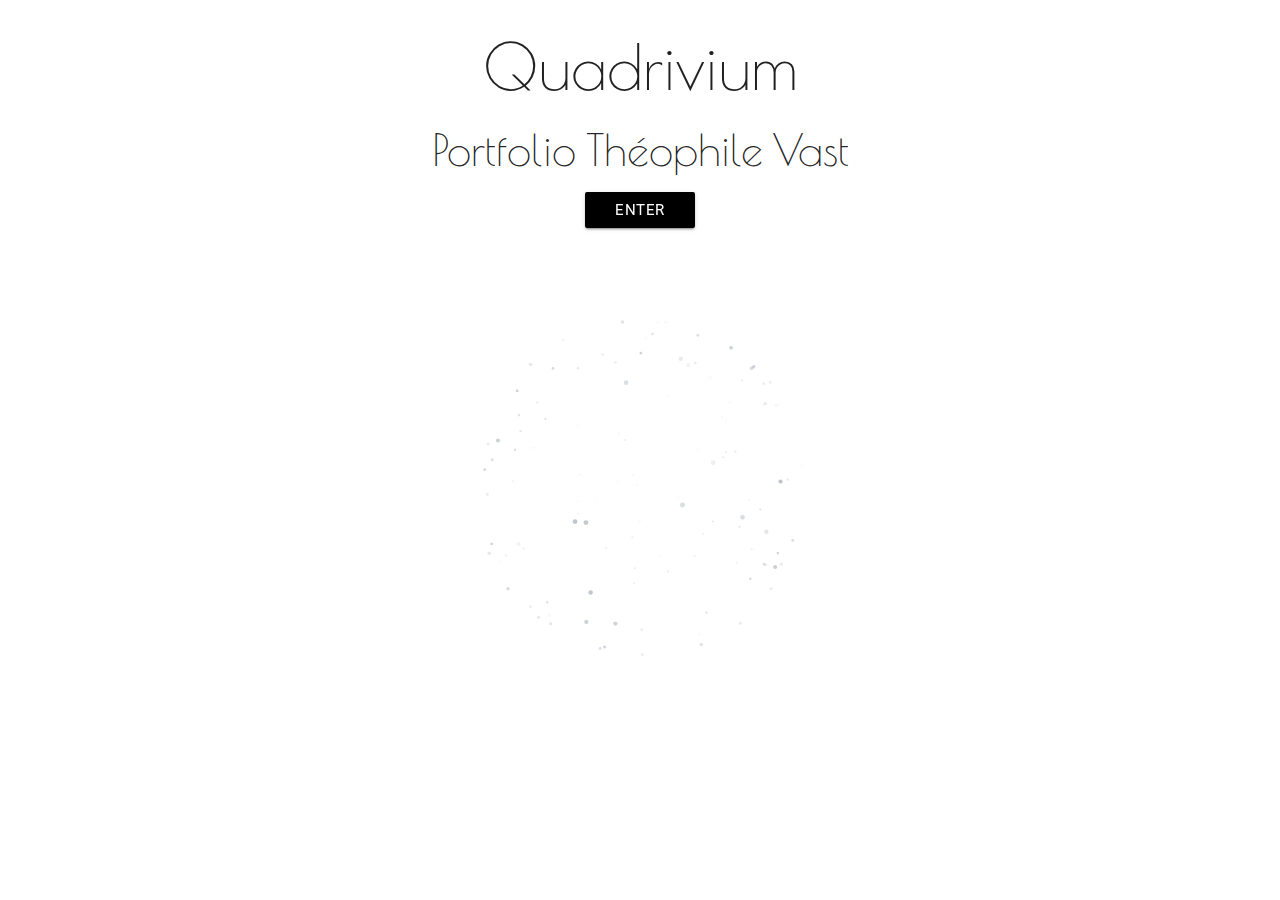
<file: index.html>
<!doctype html>
<html class="no-js" lang="fr">
<head>
  <meta charset="UTF-8">
  <!--[if IE]><meta http-equiv="X-UA-Compatible" content="IE=edge"><![endif]-->
  <meta name="viewport" content="width=device-width, initial-scale=1.0, shrink-to-fit=no">
  <title>Portfolio Théophile Vast</title>
  <link rel="stylesheet" href="styles.css" media="all">
  <link rel="stylesheet" href="materialize/css/materialize.css" media="all">
  
  <link href="https://fonts.googleapis.com/css?family=Megrim|Nixie+One|Poiret+One|VT323" rel="stylesheet">
  <script
  src="https://code.jquery.com/jquery-3.2.1.min.js"
  integrity="sha256-hwg4gsxgFZhOsEEamdOYGBf13FyQuiTwlAQgxVSNgt4="
  crossorigin="anonymous"></script>

  <script src="./HTML5 - 3D Particles in a 2D Canvas_files/modernizr-2.0.6.js"></script>
</head>
<body>
  <div class="container center">
    <h1>Quadrivium</h1>
    <h3>Portfolio Théophile Vast</h3>
        <div class="center">
          <a href="PortfolioTheophileVast/index.html" class="black waves-effect waves-light btn">enter</a>
        </div>
          
          <canvas id="canvasOne" width="900" height="520">
            Your browser does not support HTML5 canvas.
          </canvas>
    </div>
<script type="text/javascript" src="sphere.js"></script>
<!-- <script type="text/javascript">
  document.addEventListener("click", function(){
    document.getElementById("demo").innerHTML = "June 2017";
  });
</script> -->
<!-- kaleidoscope -->
<script type="text/javascript">
  $(document).ready(function() {
    $(".kal_cont").each(function(i){ 
      $(this).mousemove(function(e) {
        $(this).find(".ksc").each(function(i){ 
          $(this).css({backgroundPosition: e.pageX+"px "+e.pageY+"px"});
        });
      });
    });
  });
</script>
</body>
</html>
</file>
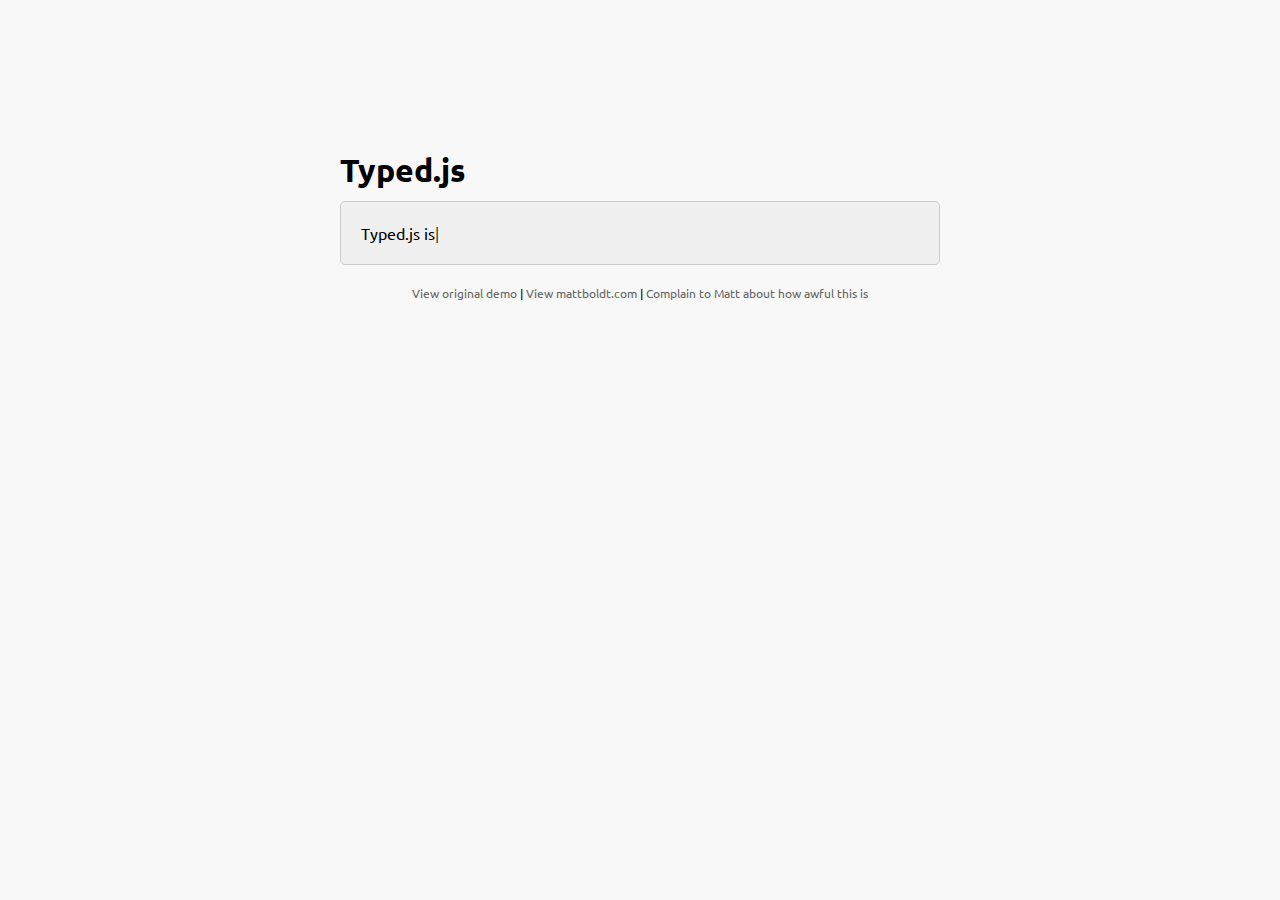
<file: PortfolioTheophileVast/js/index.html>
<!doctype html>
<html lang="en">
<head>
    <meta charset="UTF-8">
    <title>Typed.js - Type your heart out</title>
    <!-- Get jQuery -->
    <script src="http://ajax.googleapis.com/ajax/libs/jquery/1.9.1/jquery.min.js"></script>
    <script src="js/typed.js" type="text/javascript"></script>
    <script>
    $(function(){

        $("#typed").typed({
            // strings: ["Typed.js is a <strong>jQuery</strong> plugin.", "It <em>types</em> out sentences.", "And then deletes them.", "Try it out!"],
            stringsElement: $('#typed-strings'),
            typeSpeed: 30,
            backDelay: 500,
            loop: false,
            contentType: 'html', // or text
            // defaults to false for infinite loop
            loopCount: false,
            callback: function(){ foo(); },
            resetCallback: function() { newTyped(); }
        });

        $(".reset").click(function(){
            $("#typed").typed('reset');
        });

    });

    function newTyped(){ /* A new typed object */ }

    function foo(){ console.log("Callback"); }

    </script>
    <link href="main.css" rel="stylesheet"/>
    <style>
        /* code for animated blinking cursor */
        .typed-cursor{
            opacity: 1;
            font-weight: 100;
            -webkit-animation: blink 0.7s infinite;
            -moz-animation: blink 0.7s infinite;
            -ms-animation: blink 0.7s infinite;
            -o-animation: blink 0.7s infinite;
            animation: blink 0.7s infinite;
        }
        @-keyframes blink{
            0% { opacity:1; }
            50% { opacity:0; }
            100% { opacity:1; }
        }
        @-webkit-keyframes blink{
            0% { opacity:1; }
            50% { opacity:0; }
            100% { opacity:1; }
        }
        @-moz-keyframes blink{
            0% { opacity:1; }
            50% { opacity:0; }
            100% { opacity:1; }
        }
        @-ms-keyframes blink{
            0% { opacity:1; }
            50% { opacity:0; }
            100% { opacity:1; }
        }
        @-o-keyframes blink{
            0% { opacity:1; }
            50% { opacity:0; }
            100% { opacity:1; }
        }
    </style>
</head>
<body>

    <div class="wrap">
        <h1 class="h1">Typed.js</h1>

        <div class="type-wrap">
            <div id="typed-strings">
                <span>Typed.js is a <strong>jQuery</strong> plugin.</span>
                <p>It <em>types</em> out sentences.</p>
                <p>And then deletes them.</p>
                <p>Try it out!</p>
            </div>
            <span id="typed" style="white-space:pre;"></span>
        </div>

        <div class="links">
            <a href="http://www.mattboldt.com/demos/typed-js">View original demo</a> | <a href="http://www.mattboldt.com">View mattboldt.com</a> | <a href="http://www.twitter.com/atmattb">Complain to Matt about how awful this is</a>
        </div>
    </div>

</body>
</html>
</file>
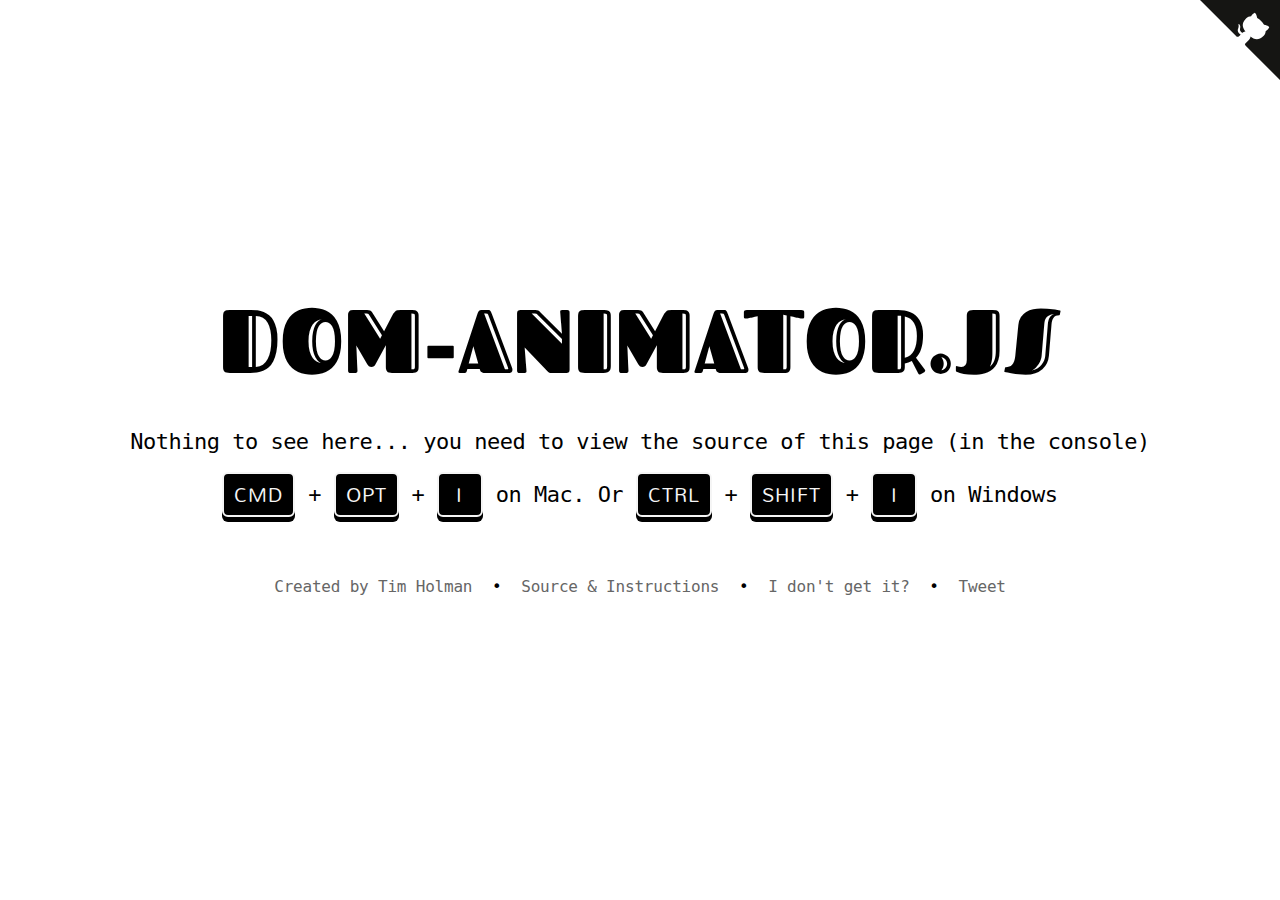
<file: PortfolioTheophileVast/dom-animator-master/demo/index.html>
<!doctype html>
<html>
    <head>
        <title> Dom-Animator.js </title>
        <meta name="description" content="A javascript library, for nifty dom-based ascii animations.">

        <!-- CSS -->
        <link href='http://fonts.googleapis.com/css?family=Fascinate+Inline|Mallanna' rel='stylesheet' type='text/css'>
        <link href='./css/styles.css' rel='stylesheet'>

        <!-- JS -->
        <script type="text/javascript" src='../dom-animator.js'></script>
    </head>
    <body>

        <div class="stuff">
            <h1> Dom-Animator.JS </h1>
            <h2> Nothing to see here... you need to view the source of this page (in the console) </h2>
            <h2>
                <kbd>Cmd</kbd> + <kbd>Opt</kbd> + <kbd>I</kbd> on Mac. Or <kbd>Ctrl</kbd> + <kbd>Shift</kbd> + <kbd>I</kbd> on Windows
            </h2>

            <div class="links">
                <a href="http://tholman.com">Created by Tim Holman</a> &bull;
                <a href="http://github.com/tholman/dom-animator" target="_blank">Source & Instructions</a> &bull;
                <a href="./video" target="_blank">I don't get it?</a> &bull;
                <a href="https://twitter.com/share" class="twitter-share-button" data-align="left" data-text='Dom-animator.js - animated ascii easter eggs in the console, for the curious - ' data-via="twholman">Tweet</a>
            </div>
        </div>

        <a href="http://github.com/tholman/dom-animator" class="github-corner"><svg width="80" height="80" viewBox="0 0 250 250" style="fill:#151513; color:#fff; position: absolute; top: 0; border: 0; right: 0;"><path d="M0,0 L115,115 L130,115 L142,142 L250,250 L250,0 Z"></path><path d="M128.3,109.0 C113.8,99.7 119.0,89.6 119.0,89.6 C122.0,82.7 120.5,78.6 120.5,78.6 C119.2,72.0 123.4,76.3 123.4,76.3 C127.3,80.9 125.5,87.3 125.5,87.3 C122.9,97.6 130.6,101.9 134.4,103.2" fill="currentColor" style="transform-origin: 130px 106px;" class="octo-arm"></path><path d="M115.0,115.0 C114.9,115.1 118.7,116.5 119.8,115.4 L133.7,101.6 C136.9,99.2 139.9,98.4 142.2,98.6 C133.8,88.0 127.5,74.4 143.8,58.0 C148.5,53.4 154.0,51.2 159.7,51.0 C160.3,49.4 163.2,43.6 171.4,40.1 C171.4,40.1 176.1,42.5 178.8,56.2 C183.1,58.6 187.2,61.8 190.9,65.4 C194.5,69.0 197.7,73.2 200.1,77.6 C213.8,80.2 216.3,84.9 216.3,84.9 C212.7,93.1 206.9,96.0 205.4,96.6 C205.1,102.4 203.0,107.8 198.3,112.5 C181.9,128.9 168.3,122.5 157.7,114.1 C157.9,116.9 156.7,120.9 152.7,124.9 L141.0,136.5 C139.8,137.7 141.6,141.9 141.8,141.8 Z" fill="currentColor" class="octo-body"></path></svg></a><style>.github-corner:hover .octo-arm{animation:octocat-wave 560ms ease-in-out}@keyframes octocat-wave{0%,100%{transform:rotate(0)}20%,60%{transform:rotate(-25deg)}40%,80%{transform:rotate(10deg)}}@media (max-width:500px){.github-corner:hover .octo-arm{animation:none}.github-corner .octo-arm{animation:octocat-wave 560ms ease-in-out}}</style>

        <script>
            var domAnimator = new DomAnimator();

            // Awesome monkeys from http://www.geocities.ws/SoHo/7373/zoo.html

            var frame1 = ['       .-"-.       ',
                          '     _/.-.-.\\_     ',
                          '    ( ( o o ) )    ',
                          '     |/  "  \\|     ',
                          "      \\'/^\\'/      ",
                          '      /`\\ /`\\      ',
                          '     /  /|\\  \\     ',
                          '    ( (/ T \\) )    ',
                          '     \\__/^\\__/     '];

            var frame2 = ['       .-"-.       ',
                          '     _/_-.-_\\_     ',
                          '    / __> <__ \\    ',
                          '   / //  "  \\\\ \\   ',
                          "  / / \\'---'/ \\ \\  ",
                          '  \\ \\_/`"""`\\_/ /  ',
                          '   \\           /   ',
                          '    \\         /    ',
                          '     |   .   |     ']

            var frame3 = ['       .-"-.       ',
                          '     _/_-.-_\\_     ',
                          '    /|( o o )|\\    ',
                          '   | //  "  \\\\ |   ',
                          "  / / \\'---'/ \\ \\  ",
                          '  \\ \\_/`"""`\\_/ /  ',
                          '   \\           /   ',
                          '    \\         /    ',
                          '     |   .   |     ']

            domAnimator.addFrame(frame1);
            domAnimator.addFrame(frame2);
            domAnimator.addFrame(frame3);
            domAnimator.animate(1000);
        </script>

        <script>!function(d,s,id){var js,fjs=d.getElementsByTagName(s)[0],p=/^http:/.test(d.location)?'http':'https';if(!d.getElementById(id)){js=d.createElement(s);js.id=id;js.src=p+'://platform.twitter.com/widgets.js';fjs.parentNode.insertBefore(js,fjs);}}(document, 'script', 'twitter-wjs');</script>
    </body>
</html>
</file>
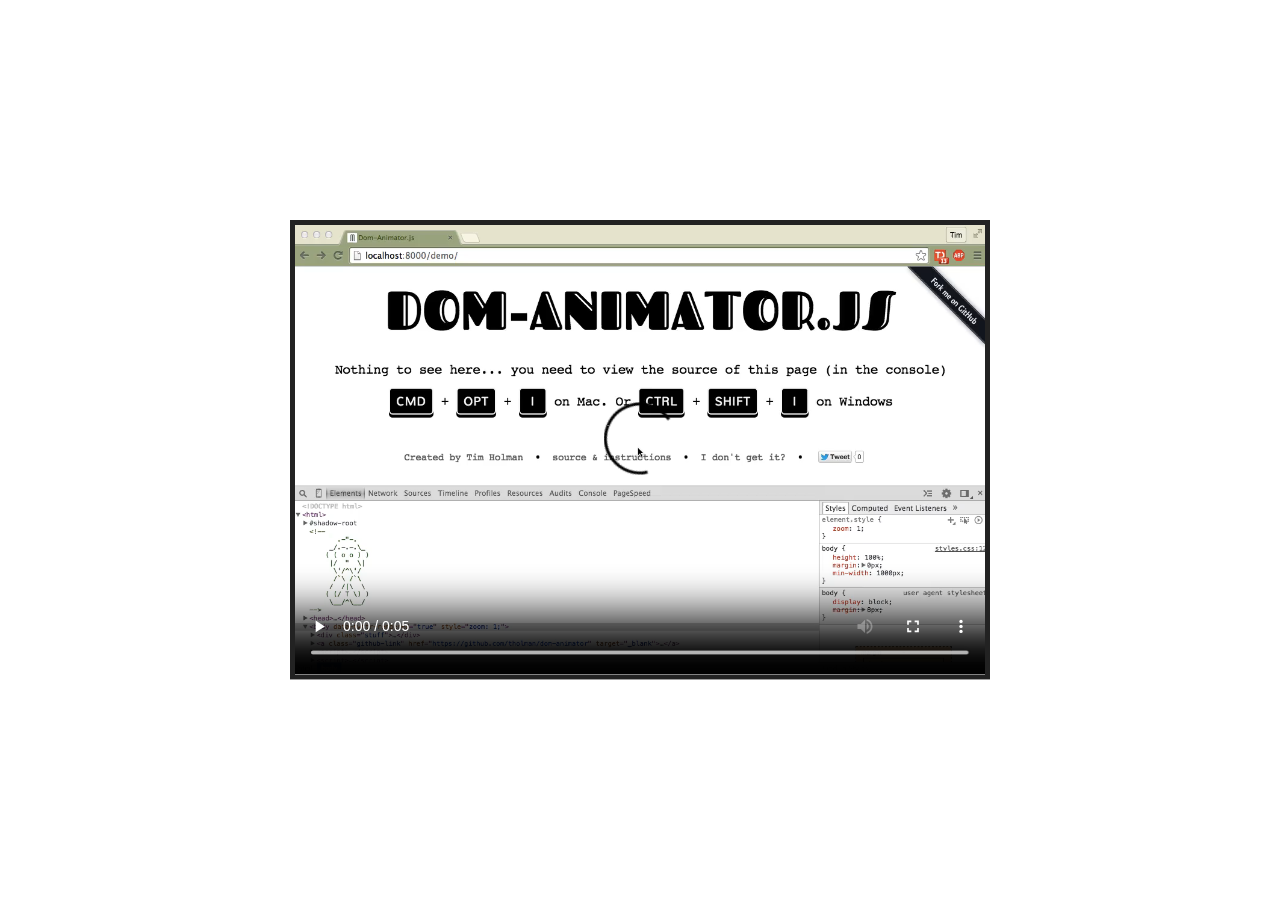
<file: PortfolioTheophileVast/dom-animator-master/demo/video/index.html>
<!doctype html>
<html>
	<head>
		<style>
			html, body {
				height: 100%;
				margin: 0px;
				padding: 0px;
				text-align: center;
			}

			video {
				box-sizing: border-box;
				height: auto;
				max-width: 700px;
				width: 100%;
				border: 5px solid #222;
				top: 50%;
				position: absolute;
				left: 50%;
				-webkit-transform: translateX(-50%) translateY(-50%);
				-moz-transform: translateX(-50%) translateY(-50%);
				-ms-transform: translateX(-50%) translateY(-50%);
				transform: translateX(-50%) translateY(-50%);
			}
		</style>
	</head>
	<body style="margin: 0px; height: 100%;">
		<video controls autoplay loop>
			  <source src="./domanimator.mp4" type="video/mp4">
		</video>
	</body>
</html>
</file>
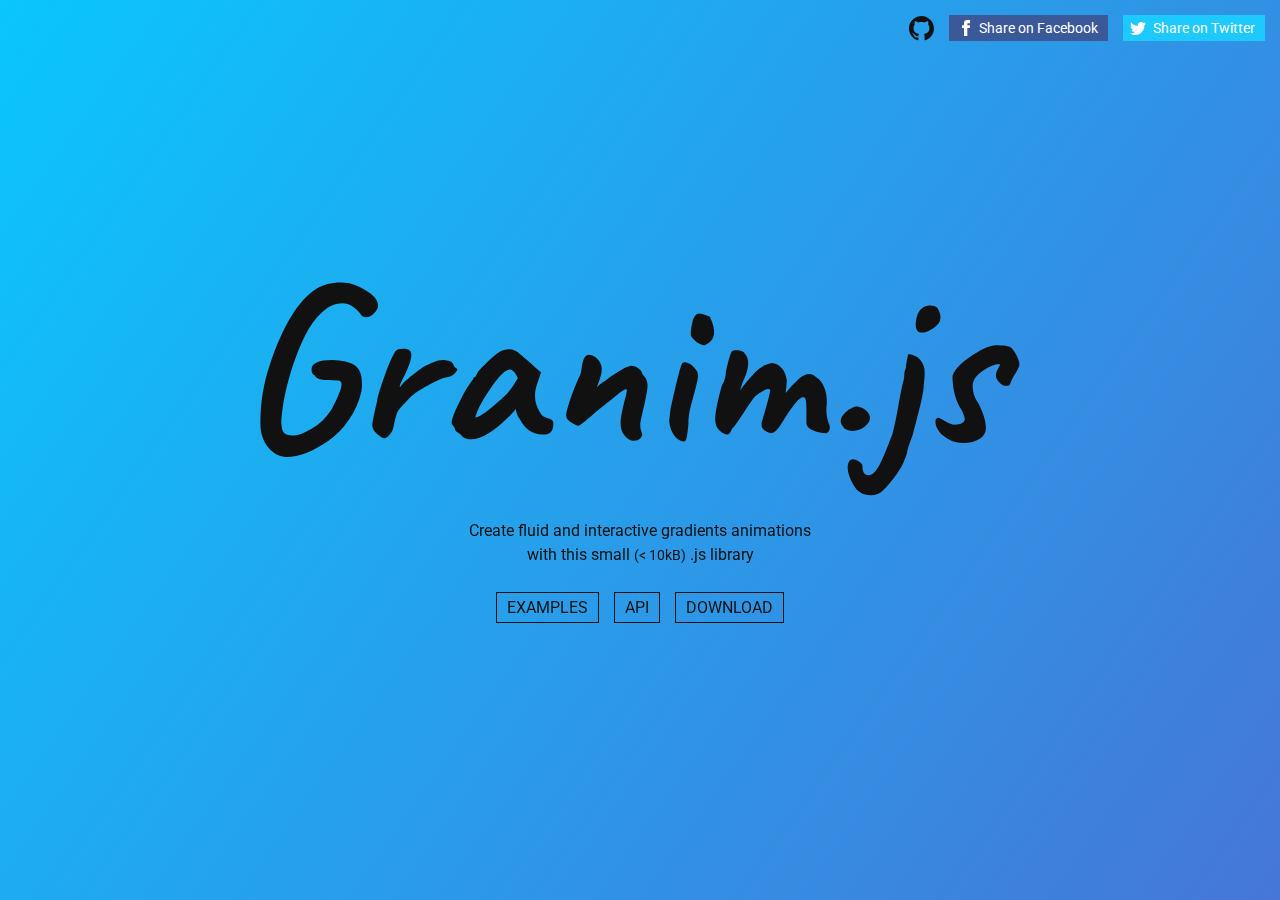
<file: PortfolioTheophileVast/js/granim.js-1.0.6/docs/index.html>
<!DOCTYPE html>
<html lang="en">
  <head>
    <title>Granim.js</title>
    <meta name="description" content="Create fluid and interactive gradients animations in javascript with this small library.">
    <meta charset="UTF-8">
    <meta name="viewport" content="user-scalable=no, width=device-width, initial-scale=1, maximum-scale=1">
    <link type="text/css" rel="stylesheet" href="assets/css/style.css">
    <link type="text/css" rel="stylesheet" href="https://fonts.googleapis.com/css?family=Roboto:400,400italic,700">
    <link rel="icon" href="favicon.ico" type="image/x-icon">
    <!-- Facebook Metas-->
    <meta property="og:url" content="http://sarcadass.github.io/granim.js">
    <meta property="og:type" content="website">
    <meta property="og:title" content="Granim.js">
    <meta property="og:description" content="Create fluid and interactive gradients animations with this small (&lt; 10kB) .js library">
    <meta property="og:image" content="http://sarcadass.github.io/granim.js/assets/img/social-image.png">
    <!-- Twitter Metas-->
    <meta property="twitter:card" content="summary_large_image">
    <meta property="twitter:creator" content="@Sarcadass">
    <meta property="twitter:title" content="Granim.js">
    <meta property="twitter:description" content="Create fluid and interactive gradients animations with this small (&lt; 10kB) .js library">
    <meta property="twitter:image" content="http://sarcadass.github.io/granim.js/assets/img/social-image.png">
    <meta property="twitter:image:width" content="1200">
    <meta property="twitter:image:height" content="630">
  </head>
  <body class="home">
    <div id="canvas-wrapper">
      <canvas id="granim-canvas"></canvas>
      <div class="content-wrapper">
        <div class="description-wrapper">
          <h1 class="title" title="granim.js"><svg xmlns="http://www.w3.org/2000/svg" viewBox="0 0 396.3 113.8">
<g>
<path d="M62.977,14.366c0,1.281-0.72,2.58-2.16,3.9c-1.44,1.32-2.741,1.98-3.9,1.98c-1.161,0-1.941-0.24-2.34-0.72
c-2.96-4.32-6.281-6.48-9.96-6.48c-3.681,0-7.2,1.56-10.56,4.68c-3.36,3.12-6.24,7.041-8.64,11.76c-2.4,4.721-4.521,9.92-6.36,15.6
c-3.44,10.481-5.441,20.082-6,28.801c0,2.561,0.36,4.439,1.08,5.64c0.72,1.2,2.299,1.8,4.74,1.8c2.439,0,5.719-1.18,9.84-3.54
c4.119-2.358,7.54-5.659,10.26-9.899c3.439-6.48,5.16-10.84,5.16-13.08c0-1.279-0.6-1.92-1.8-1.92c-4.001,0-6.881-0.16-8.64-0.48
c-1.761-0.318-2.921-1.08-3.48-2.279c-1.041-0.319-1.56-1.279-1.56-2.881c0-3.279,3.6-4.92,10.8-4.92
c5.04,0.161,8.838,1.041,11.4,2.641c2.559,1.601,3.84,4.841,3.84,9.72c0,1.44-0.12,2.76-0.36,3.96
c-1.2,5.279-3.36,10.14-6.48,14.58c-3.12,4.439-6.6,8.021-10.44,10.74c-8.082,5.598-15.321,8.398-21.72,8.398
c-3.521,0-6.641-1.619-9.36-4.859c-2.721-3.24-4.08-7.5-4.08-12.779c0-10.561,1.639-20.6,4.92-30.12
c6.799-20.16,14.799-33.16,24-39c3.439-2.16,7.639-3.24,12.6-3.24c1.279,0,2.76,0.12,4.44,0.36c3.36,0.881,6.66,2.4,9.9,4.56
C61.357,9.446,62.977,11.807,62.977,14.366z"/>
    <path d="M75.815,36.566c1.759,0,2.959,0.32,3.601,0.96c1.759,1.521,0.519,6.401-3.721,14.64c-1.361,2.721-1.8,4.08-1.319,4.08
    c0.879-1.519,3.019-3.6,6.42-6.24c3.399-2.64,5.538-4.179,6.42-4.619c0.879-0.439,1.818-0.859,2.82-1.26
c0.999-0.4,1.578-0.641,1.739-0.721c1.759-0.879,3.76-1.219,6-1.02c2.239,0.2,3.601,0.899,4.08,2.1c0,0.801,0.48,1.439,1.44,1.92
l0.6,0.721c0,0.641-0.561,1.46-1.68,2.459c-1.121,1.002-2.28,1.541-3.48,1.62c-1.199,0.081-2.621,0.501-4.26,1.261
c-1.641,0.761-3.221,1.56-4.74,2.399c-1.521,0.84-2.66,1.481-3.42,1.92c-0.761,0.44-1.74,1.021-2.939,1.74
c-2.241,1.521-4.241,3.32-6,5.399c-2.16,2.16-3.401,3.561-3.721,4.201c-0.561,0.561-1.14,2.021-1.74,4.379
c-0.6,2.361-0.9,3.822-0.9,4.381c-0.321,1.28-0.92,2.501-1.8,3.66c-0.881,1.16-1.74,1.859-2.58,2.1s-1.941-0.24-3.3-1.44
c-2.48-1.839-3.581-3.819-3.3-5.94c0.279-2.118,1.099-6.06,2.46-11.819c0.24-2.16,1.5-6.42,3.78-12.78
c2.28-6.359,4.179-10.659,5.7-12.9C72.774,36.968,74.054,36.566,75.815,36.566z"/>
    <path d="M102.815,78.566c0-0.721-0.521-1.72-1.561-3c-1.199-1.2,1.279-7.439,7.44-18.721c0.479-0.479,1.099-1.319,1.86-2.52
    c0.759-1.199,1.26-1.879,1.5-2.04c0-0.318,0.119-0.618,0.359-0.899c0.24-0.279,0.52-0.42,0.84-0.42l0.96-1.92
c0.319-0.721,1.879-2.439,4.681-5.16c2.799-2.719,5.04-4.6,6.72-5.641c1.68-1.039,3.399-1.519,5.16-1.439
c1.759,0.08,3.279,0.641,4.56,1.68c0.16,0.24,0.679,0.681,1.561,1.32c1.519,1.199,4.92,4.16,10.2,8.88l-2.04,6
c-1.842,5.28-1.361,10.16,1.439,14.64c0.799,1.68,2.16,2.682,4.08,3c1.92,0.32,2.88,1.2,2.88,2.641c0,3.281-1.08,5.16-3.24,5.64
c-6.239,0.881-10.92-1.681-14.04-7.681c-1.121-1.518-1.841-3.279-2.159-5.279c-0.561,0.801-1.481,1.841-2.761,3.119
c-10.88,11.041-19.121,14.761-24.72,11.16c-0.24-0.479-0.921-1.119-2.04-1.92C103.374,79.207,102.815,78.728,102.815,78.566z
    M131.015,47.246c-2.961,0-7.842,5.721-14.641,17.16c-1.2,1.92-2.279,4.439-3.239,7.561c1.278,0.16,3.759-1.279,7.439-4.32
c0.72-0.64,1.699-1.479,2.94-2.52c1.239-1.039,2.139-1.801,2.699-2.281c0.56-0.479,1.279-1.119,2.16-1.92
c1.519-1.518,2.88-3.158,4.08-4.92l2.641-4.319C133.734,48.728,132.375,47.246,131.015,47.246z"/>
    <path d="M190.415,46.286l3-0.96c1.2,0,2.46,0.42,3.779,1.26c1.32,0.84,1.98,1.701,1.98,2.58c0,0.24,0.24,0.561,0.72,0.961
    c1.44,1.52,2.16,3.281,2.16,5.279c0,2-0.62,5.58-1.86,10.74c-1.241,5.16-1.88,8.34-1.92,9.54c-0.041,1.2,0.12,2.28,0.48,3.239
c0.36,0.961,0.54,1.662,0.54,2.101c0,0.44-0.36,1.04-1.08,1.8c-0.72,0.762-1.86,1.141-3.42,1.141c-1.561,0-3.061-0.859-4.5-2.58
c-1.44-1.72-2.16-3.88-2.16-6.48c0-2.599,0.88-7.18,2.64-13.74c0.079-0.479,0.16-0.9,0.24-1.26c0.079-0.359,0.139-0.639,0.18-0.84
c0.04-0.199,0.079-0.379,0.12-0.54c0.04-0.159,0.061-0.379,0.061-0.66c0-0.279-0.161-0.42-0.48-0.42c-0.32,0-0.821,0.2-1.5,0.601
c-0.681,0.4-1.319,0.84-1.92,1.319c-0.6,0.479-1.439,1.181-2.52,2.101s-2.021,1.66-2.82,2.22c-0.801,0.561-2.48,1.92-5.04,4.079
c-6.561,5.682-10.14,8.521-10.74,8.521c-0.6,0-1.8-0.559-3.6-1.68c-1.8-1.12-2.7-2.341-2.7-3.66s0.72-4.14,2.16-8.46
s3.159-8.56,5.16-12.721c0.24-0.479,0.52-1.959,0.84-4.439c0.64-3.84,1.8-5.76,3.479-5.76c1.681,0,3.22,0.801,4.62,2.4
c1.399,1.601,2.101,3.221,2.101,4.859c0,1.641-0.381,3.561-1.141,5.76c-0.761,2.201-1.301,3.501-1.619,3.9
c0.159-0.078,0.398-0.279,0.72-0.6c0.799-0.799,2.079-1.76,3.84-2.881c2.479-1.839,4.56-3.279,6.24-4.319L190.415,46.286z"/>
    <path d="M219.575,44.727c0.479-1.2,1.56-1.5,3.239-0.9c1.681,0.6,3.12,1.82,4.32,3.66c0.799,0.881,1.099,2.181,0.9,3.9
    c-0.201,1.721-1.101,5.399-2.7,11.039c-1.602,5.641-2.321,9.822-2.16,12.541c-0.32,3.6-0.642,6.08-0.96,7.439
c-0.32,1.361-0.801,2-1.44,1.92c-1.92,0-3.581-0.999-4.979-3c-1.4-1.998-2.262-4.479-2.58-7.439c0.318-3.04,0.559-5.199,0.72-6.48
C216.734,54.687,218.615,47.127,219.575,44.727z M228.695,18.326c0.879,0,2.719,0.561,5.52,1.68c3.6,7.521,2.8,12.36-2.4,14.52
    c-0.561,0.401-1.319,0.281-2.279-0.36c-0.801-0.078-1.86-0.76-3.181-2.039c-1.319-1.279-1.979-2.12-1.979-2.521
c-0.161-1.759,0.12-4.06,0.84-6.9C225.934,19.868,227.093,18.407,228.695,18.326z"/>
    <path d="M293.975,80.127c-1.92,0-4.062-0.46-6.42-1.381c-2.361-0.918-3.54-2.26-3.54-4.02v-7.44c0-3.198-0.281-5.04-0.84-5.521
    c-1.2-0.639-2.802,0.262-4.801,2.701c-2,2.441-4.361,5.9-7.08,10.379c-2.72,4.482-4.961,6.121-6.72,4.92
c-3.041-0.959-4.2-2.879-3.479-5.76c2.079-6.799,3.52-12.159,4.319-16.08c-0.641-1.038-1.961-0.879-3.96,0.48
c-0.239,0.161-0.62,0.401-1.14,0.721c-0.521,0.32-0.96,0.6-1.32,0.84c-0.359,0.239-0.779,0.561-1.26,0.959
c-0.881,0.882-2.9,3.741-6.06,8.58c-3.162,4.842-5.181,7.621-6.061,8.34c-0.561,1.44-1.08,2.341-1.56,2.701
c-0.48,0.359-1.161,0.341-2.04-0.061c-3.36-1.439-5.04-3.939-5.04-7.5c0-3.559,1.158-9.42,3.479-17.58
c1.359-2.479,2.04-4.8,2.04-6.96c0.24-1.519,0.721-3.579,1.44-6.181c0.72-2.598,1.239-4.02,1.56-4.26
c0.559-0.639,1.72-0.858,3.48-0.66c1.759,0.201,2.88,0.822,3.359,1.86c2.08,2.16,2.2,5.841,0.36,11.04
c-0.96,2.001-1.961,4.68-3,8.04c0.96-1.68,3.52-4.8,7.68-9.36c1.44-1.599,3.061-2.838,4.86-3.72c1.8-0.879,3.259-1.319,4.38-1.319
c1.92,0.32,3.54,1.26,4.86,2.819c1.319,1.56,2.14,3.702,2.46,6.421l-0.601,6.239c1.84-2.479,4.279-5.079,7.32-7.8
c3.36-2.56,6.12-2.719,8.28-0.48c1.999,1.121,3.499,3.081,4.5,5.881c0.999,2.801,1.339,5.721,1.02,8.76c-0.32,3.041,0,6.041,0.96,9
c0.799,1.439,0.939,2.699,0.42,3.779C295.314,79.586,294.695,80.127,293.975,80.127z"/>
    <path d="M306.213,67.766c1.519-0.959,2.68-1.458,3.479-1.5c0.799-0.039,1.96,0.262,3.48,0.9c2.719,1.68,3.919,3.54,3.6,5.58
    c-0.32,2.04-2.081,3.861-5.279,5.46c-3.12,1.122-5.761,0.882-7.921-0.72C300.373,74.447,301.252,71.207,306.213,67.766z"/>
    <path d="M308.133,93.566c0.72,0,1.7,0.359,2.939,1.08c1.241,0.719,1.86,1.479,1.86,2.279c0,2.959,0.761,4.52,2.28,4.68
    c1.839,0.641,3.639-0.439,5.399-3.24c1.279-1.602,3.88-7.559,7.8-17.879c0.799-2.719,1.759-7.219,2.881-13.5
c1.119-6.279,1.839-10.08,2.159-11.4c0.319-1.32,0.58-2.358,0.78-3.119c0.199-0.76,0.3-1.681,0.3-2.761
c0-1.079,0.279-2.179,0.84-3.3c0-0.96,0.181-2.319,0.54-4.08c0.36-1.759,0.54-2.68,0.54-2.76c0.319-0.318,1.2-0.22,2.641,0.3
c1.439,0.521,2.479,1.101,3.12,1.74c1.439,1.601,2.319,3.239,2.64,4.92c0.318,1.68,0.24,4.44-0.24,8.28
c0,2.399-0.62,6.06-1.859,10.979c-1.241,4.92-2.001,7.94-2.28,9.06c-0.281,1.122-0.54,2.061-0.78,2.82
c-0.24,0.762-0.381,1.341-0.42,1.74c-0.041,0.401-0.561,1.98-1.56,4.74c-1.002,2.76-1.581,4.699-1.74,5.82
c-0.161,1.119-0.801,2.918-1.92,5.398c-1.121,2.479-2.861,5.24-5.221,8.281c-2.36,3.039-4.101,4.998-5.22,5.879
c-1.68,1.84-3.921,2.719-6.72,2.641c-2.8-0.08-5.16-1.121-7.08-3.121c-1.759-2.398-3.019-4.82-3.78-7.26
c-0.759-2.441-0.919-4.42-0.479-5.939C305.994,94.324,306.854,93.566,308.133,93.566z M340.533,22.286
    c0.799-5.04,3.04-7.719,6.721-8.04c1.839-0.159,3.279,0.201,4.319,1.08c1.92,3.201,2.16,5.88,0.721,8.04
c-1.921,2.16-3.981,3.6-6.181,4.32c-2.201,0.72-3.78,0.6-4.74-0.36C340.492,26.288,340.212,24.607,340.533,22.286z"/>
    <path d="M389.552,35.846c1,0.801,1.98,2.201,2.94,4.201s1.439,3.479,1.439,4.439c0,1.041-0.96,3.041-2.88,6
    c-1.04,2.081-1.58,3.221-1.62,3.42c-0.041,0.201-0.119,0.42-0.239,0.66s-0.201,0.381-0.24,0.42c-0.041,0.041-0.12,0.141-0.24,0.3
c-0.12,0.161-0.221,0.24-0.3,0.24c-0.081,0-0.18,0.041-0.3,0.12c-0.12,0.08-0.24,0.08-0.36,0c-0.12-0.079-0.581-0.1-1.38-0.061
c-0.801,0.041-1.761-0.539-2.88-1.74c-1.121-1.199-1.68-2.399-1.68-3.6c0-1.199,0.359-2.358,1.079-3.48
c0.721-1.119,1.08-1.779,1.08-1.979c0-0.198-0.359-0.3-1.08-0.3c-1.92,0-4.58,1.16-7.979,3.48c-3.401,2.32-5.1,4.9-5.1,7.739
c0,2.841,0.72,5.421,2.159,7.74c0.64,0.642,1.579,2.54,2.82,5.7c1.239,3.161,1.86,5.9,1.86,8.22c0,2.321-1.062,4.2-3.181,5.64
c-2.12,1.44-5.04,2.16-8.76,2.16s-7.001-1.199-9.84-3.6c-2.841-2.4-4.26-4.879-4.26-7.439c0-1.359,0.559-2.041,1.68-2.041
c0.318,0.081,1.44,0.701,3.36,1.86c1.92,1.161,3.52,1.74,4.8,1.74c3.198,0,4.959-0.88,5.28-2.64c0-1.12-0.561-2.8-1.681-5.041
c-2.801-4.158-4.361-9.678-4.68-16.56c0-2.8,2.76-6.198,8.28-10.2c5.52-3.999,10.119-6.199,13.8-6.6
C385.851,34.646,388.551,35.047,389.552,35.846z"/>
</g>
</svg>
<span>Granim.js</span>
          </h1>
          <p class="description">
            Create fluid and interactive gradients animations<br>
            with this small <span class="app-size">(< 10kB)</span> .js library
          </p>
        </div>
        <nav><a class="link" id="dark-state" href="examples.html">Examples</a><a class="link" id="light-state" href="api.html">API</a><a class="link" id="green-state" href="https://github.com/sarcadass/granim.js/releases" target="_blank" rel="external">Download</a></nav>
      </div>
    </div>
    <div id="social-wrapper"><a class="github" href="https://github.com/sarcadass/granim.js" target="_blank" title="Github" rel="external"><svg xmlns="http://www.w3.org/2000/svg" viewBox="0 0 25 25">
    <g>
        <path fill-rule="evenodd" clip-rule="evenodd" fill="#221E1B" d="M12.476,0C5.587,0,0,5.586,0,12.476
		c0,5.512,3.575,10.189,8.533,11.842c0.623,0.113,0.853-0.271,0.853-0.604c0-0.296-0.011-1.279-0.017-2.32
		c-3.471,0.754-4.203-1.473-4.203-1.473c-0.568-1.444-1.386-1.827-1.386-1.827c-1.132-0.772,0.085-0.758,0.085-0.758
		c1.253,0.088,1.913,1.286,1.913,1.286c1.113,1.908,2.919,1.356,3.631,1.039c0.112-0.81,0.435-1.358,0.791-1.67
		c-2.771-0.315-5.684-1.385-5.684-6.167c0-1.362,0.487-2.475,1.286-3.349c-0.13-0.314-0.558-1.582,0.121-3.301
		c0,0,1.047-0.336,3.432,1.278c0.995-0.276,2.062-0.415,3.122-0.419c1.061,0.004,2.129,0.143,3.125,0.419
		c2.384-1.614,3.43-1.278,3.43-1.278c0.68,1.719,0.25,2.987,0.122,3.301c0.801,0.874,1.283,1.986,1.283,3.349
		c0,4.792-2.918,5.847-5.696,6.157c0.447,0.385,0.847,1.146,0.847,2.309c0,1.671-0.015,3.015-0.015,3.424
		c0,0.333,0.224,0.723,0.855,0.602c4.957-1.652,8.526-6.329,8.526-11.84C24.953,5.586,19.365,0,12.476,0z"/>
        <path fill="#221E1B" d="M4.726,17.914c-0.028,0.062-0.124,0.081-0.213,0.037c-0.091-0.04-0.142-0.124-0.113-0.188
		c0.028-0.063,0.125-0.082,0.214-0.038C4.705,17.766,4.757,17.852,4.726,17.914L4.726,17.914z M4.572,17.8"/>
        <path fill="#221E1B" d="M5.231,18.477c-0.059,0.057-0.176,0.031-0.255-0.058c-0.081-0.086-0.096-0.202-0.036-0.256
		c0.061-0.058,0.173-0.033,0.256,0.055C5.277,18.306,5.293,18.421,5.231,18.477L5.231,18.477z M5.112,18.351"/>
        <path fill="#221E1B" d="M5.723,19.195c-0.076,0.055-0.201,0.003-0.278-0.105c-0.077-0.112-0.077-0.245,0.001-0.298
		c0.078-0.055,0.201-0.006,0.279,0.103C5.801,19.009,5.801,19.142,5.723,19.195L5.723,19.195z M5.723,19.195"/>
        <path fill="#221E1B" d="M6.397,19.892c-0.069,0.074-0.214,0.055-0.321-0.049c-0.108-0.102-0.14-0.245-0.072-0.319
		c0.07-0.076,0.216-0.054,0.324,0.048C6.437,19.673,6.469,19.815,6.397,19.892L6.397,19.892z M6.397,19.892"/>
        <path fill="#221E1B" d="M7.328,20.294c-0.031,0.097-0.171,0.141-0.313,0.101c-0.141-0.043-0.233-0.158-0.205-0.256
		c0.029-0.099,0.171-0.146,0.313-0.101C7.263,20.08,7.355,20.194,7.328,20.294L7.328,20.294z M7.328,20.294"/>
        <path fill="#221E1B" d="M8.347,20.368c0.004,0.102-0.116,0.188-0.264,0.189c-0.149,0.005-0.271-0.079-0.272-0.181
		c0-0.104,0.117-0.188,0.267-0.19C8.226,20.185,8.347,20.266,8.347,20.368L8.347,20.368z M8.347,20.368"/>
        <path fill="#221E1B" d="M9.297,20.206c0.018,0.1-0.084,0.203-0.232,0.231c-0.145,0.025-0.279-0.036-0.297-0.135
		C8.749,20.2,8.856,20.097,8.999,20.07C9.147,20.044,9.279,20.104,9.297,20.206L9.297,20.206z M9.297,20.206"/>
    </g>
</svg>
</a><a class="cta-social cta-facebook" href="http://www.facebook.com/sharer.php?u=http://sarcadass.github.io/granim.js" target="_blank" rel="external">
        <svg version="1.1" xmlns="http://www.w3.org/2000/svg" x="0px" y="0px" width="16px" height="16px" viewBox="0 0 16 16" enable-background="new 0 0 16 16" xml:space="preserve">
<path d="M8,5.333H6V8h2v8h3.334V8h2.428L14,5.333h-2.666V4.222c0-0.637,0.127-0.889,0.742-0.889H14V0h-2.539
	C9.064,0,8,1.055,8,3.077V5.333z"/>
</svg>
        Share on Facebook</a><a class="cta-social cta-twitter" href="https://twitter.com/share?text=Create%20fluid%20and%20interactive%20gradients%20animations%20with%20this%20small%20%28&lt;%2010kB%29%20.js%20library&amp;via=Sarcadass&amp;url=http%3A%2F%2Fsarcadass.github.io%2Fgranim.js" target="_blank" rel="external">
        <svg version="1.1" xmlns="http://www.w3.org/2000/svg"x="0px" y="0px" width="16px" height="16px" viewBox="0 0 16 16" enable-background="new 0 0 16 16" xml:space="preserve">
<path d="M16,3.538c-0.588,0.261-1.221,0.437-1.885,0.516c0.677-0.406,1.198-1.049,1.442-1.816c-0.634,0.376-1.337,0.65-2.084,0.797
	c-0.599-0.638-1.452-1.037-2.396-1.037c-2.119,0-3.676,1.977-3.198,4.03c-2.727-0.137-5.146-1.444-6.765-3.43
	c-0.86,1.475-0.446,3.405,1.016,4.383C1.592,6.964,1.085,6.817,0.644,6.571C0.607,8.092,1.698,9.514,3.276,9.83
	C2.814,9.956,2.308,9.985,1.793,9.887C2.21,11.19,3.422,12.14,4.86,12.166c-1.38,1.082-3.119,1.565-4.86,1.36
	C1.453,14.458,3.179,15,5.032,15c6.094,0,9.539-5.146,9.33-9.763C15.003,4.774,15.561,4.195,16,3.538z"/>
</svg>
        Share on Twitter</a></div>
    <script src="assets/js/vendor/jquery-3.1.0.min.js"></script>
    <script src="assets/js/vendor/granim.min.js"></script>
    <script type="text/javascript">var pageId = 'homepage';</script>
    <script src="assets/js/script.js"></script>
    <script type="text/javascript">
      (function(i,s,o,g,r,a,m){i['GoogleAnalyticsObject']=r;i[r]=i[r]||function(){
      (i[r].q=i[r].q||[]).push(arguments)},i[r].l=1*new Date();a=s.createElement(o),
      m=s.getElementsByTagName(o)[0];a.async=1;a.src=g;m.parentNode.insertBefore(a,m)
      })(window,document,'script','https://www.google-analytics.com/analytics.js','ga');
      ga('create', 'UA-83387901-1', 'auto');
      ga('send', 'pageview');
    </script>
  </body>
</html>
</file>
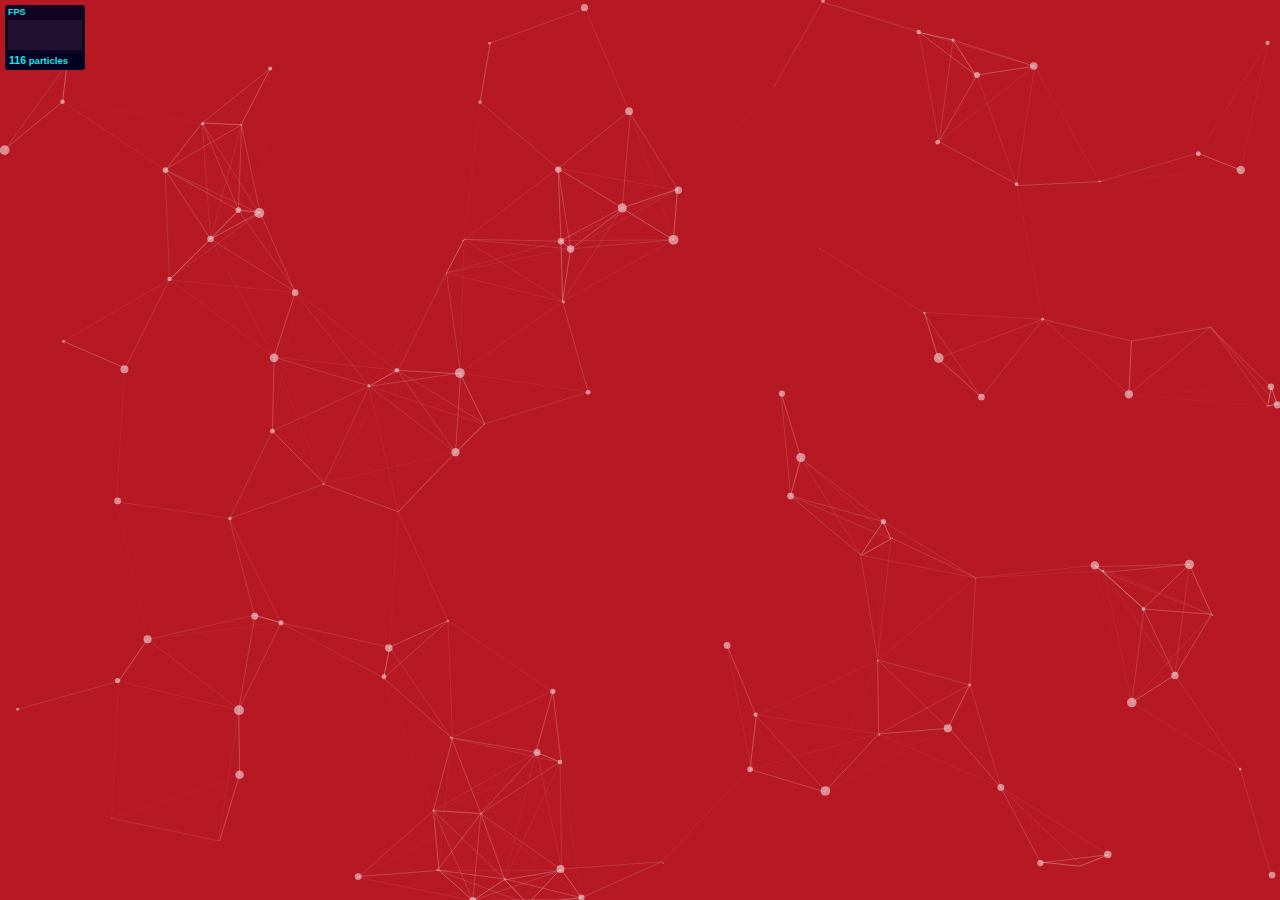
<file: PortfolioTheophileVast/js/particles.js-master/demo/index.html>
<!DOCTYPE html>
<html lang="en">
<head>
  <meta charset="utf-8">
  <title>particles.js</title>
  <meta name="description" content="particles.js is a lightweight JavaScript library for creating particles.">
  <meta name="author" content="Vincent Garreau" />
  <meta name="viewport" content="width=device-width, initial-scale=1.0, minimum-scale=1.0, maximum-scale=1.0, user-scalable=no">
  <link rel="stylesheet" media="screen" href="css/style.css">
</head>
<body>

<!-- count particles -->
<div class="count-particles">
  <span class="js-count-particles">--</span> particles
</div>

<!-- particles.js container -->
<div id="particles-js"></div>

<!-- scripts -->
<script src="../particles.js"></script>
<script src="js/app.js"></script>

<!-- stats.js -->
<script src="js/lib/stats.js"></script>
<script>
  var count_particles, stats, update;
  stats = new Stats;
  stats.setMode(0);
  stats.domElement.style.position = 'absolute';
  stats.domElement.style.left = '0px';
  stats.domElement.style.top = '0px';
  document.body.appendChild(stats.domElement);
  count_particles = document.querySelector('.js-count-particles');
  update = function() {
    stats.begin();
    stats.end();
    if (window.pJSDom[0].pJS.particles && window.pJSDom[0].pJS.particles.array) {
      count_particles.innerText = window.pJSDom[0].pJS.particles.array.length;
    }
    requestAnimationFrame(update);
  };
  requestAnimationFrame(update);
</script>

</body>
</html>
</file>
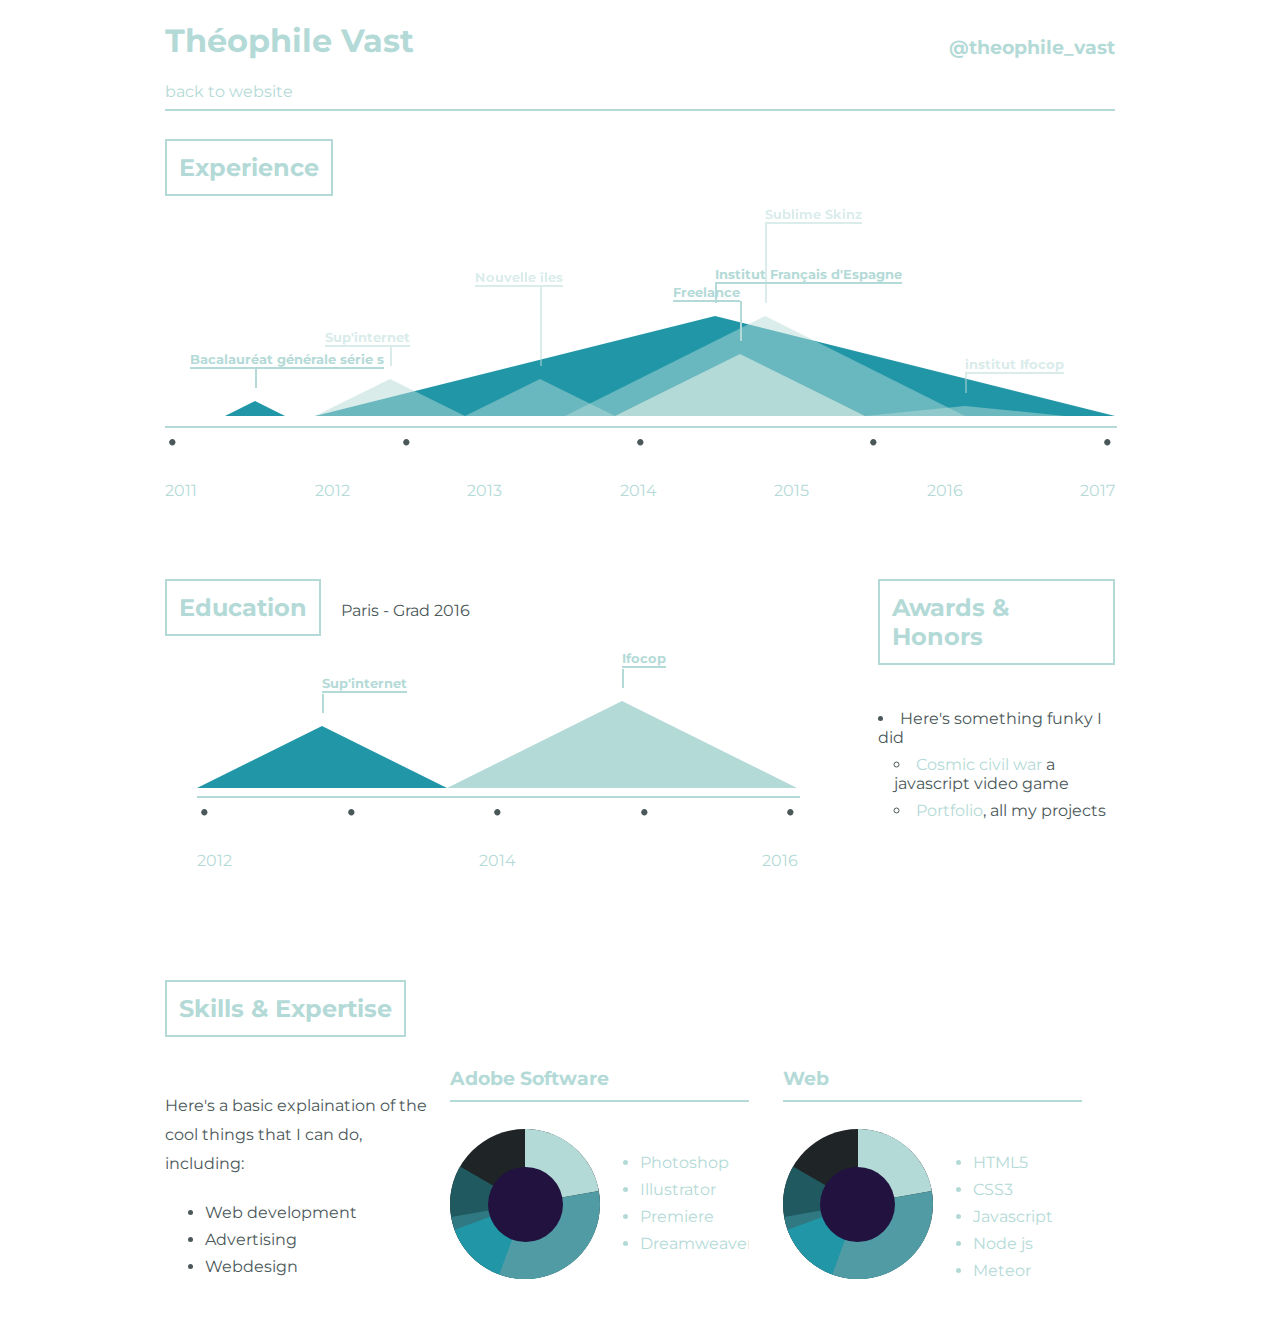
<file: PortfolioTheophileVast/cv.html>
<!DOCTYPE html>
<!-- saved from url=(0052)http://theophilevast.fr/cosmiccivilwar/cv/index.html -->
<html class="no-js" lang="fr"><head><meta http-equiv="Content-Type" content="text/html; charset=UTF-8">
		
		<title>Théophile Vast, resume</title>
		<meta name="viewport" content="width=device-width, initial-scale=1.0">
		<link rel="stylesheet" href="css/cv.css" media="all">
		<script   src="https://code.jquery.com/jquery-2.2.3.min.js"   integrity="sha256-a23g1Nt4dtEYOj7bR+vTu7+T8VP13humZFBJNIYoEJo="   crossorigin="anonymous"></script>
		<style type="text/css"></style>
</head>
<body>
	<!-- <div class="flat-button">
              <a href="http://theophilevast.fr/cosmiccivilwar/choixniveau.html">back to the game</a>
            </div> -->
	<section>
		  <header>
		    <h3 id="twitter">@theophile_vast</h3>
		    <h1 class="foo">Théophile Vast</h1>
		    <a href="cv.html" class="btn-large waves-effect waves-light #ff5252 accent-2 accent-3  blue-grey darken-4">back to website</a>
		  </header>
		  
		  <hr>
		  
		  <div class="xp qual full-qual">
		    <h2>Experience</h2>
		    
		    <div class="data">
		      <div class="up-arrow data-item" id="item1" style="border-bottom-width: 100px;">
		        <h5><a href="https://fr.linkedin.com/in/theophilevast">Institut Français d'Espagne</a></h5>
		        <span>&nbsp;</span>
		      </div>
		      
		      <div class="data-item" id="item2" style="border-bottom-width: 10px;">
		        <h5><a href="https://fr.linkedin.com/in/theophilevast">institut Ifocop</a></h5>
		        <span>&nbsp;</span>
		      </div>
		      
		      <div class="data-item" id="item3" style="border-bottom-width: 15px;">
		        <h5><a href="https://fr.linkedin.com/in/theophilevast">Bacalauréat générale série s</a></h5>
		        <span>&nbsp;</span>
		      </div>
		      
		      <div class="data-item" id="item4" style="border-bottom-width: 37.5px;">
		        <h5><a href="https://fr.linkedin.com/in/theophilevast">Sup'internet</a></h5>
		        <span>&nbsp;</span>
		      </div>
		      
		      <div class="data-item" id="item5" style="border-bottom-width: 37.5px;">
		        <h5><a href="https://fr.linkedin.com/in/theophilevast">Nouvelle îles</a></h5>
		        <span>&nbsp;</span>
		      </div>
		      
		      <div class="data-item" id="item6" style="border-bottom-width: 100px;">
		        <h5><a href="https://fr.linkedin.com/in/theophilevast">Sublime Skinz</a></h5>
		        <span>&nbsp;</span>
		      </div>
		      
		      <div class="data-item" id="item7" style="border-bottom-width: 62.5px;">
		        <h5><a href="http://theophilevast.fr/">Freelance</a></h5>
		        <span>&nbsp;</span>
		      </div>
		    </div>
		    
		    <hr>
		    <div class="years">
		      
		      <ul class="middot">
		        <li>·</li>
		        <li>·</li>
		        <li>·</li>
		        <li>·</li>
		        <li>·</li>
		      </ul>
		      <span></span>
		      <ul class="year-list">
		        <li>2011</li>
		        <li>2012</li>
		        <li>2013</li>
		        <li>2014</li>
		        <li>2015</li>
		        <li>2016</li>
		        <li>2017</li>
		      </ul>
		      
		      <span></span>
		    </div>
		  </div> <!-- end first qual -->
		  
		  <div class="edu qual third-qual">
		    <h2>Education</h2>
		    <span class="highschool">
		       Paris - Grad 2016
		    </span>

		    <div class="wrap">    
		      
		      
		      <div class="schools">
		        <div class="up-arrow school-item" id="school1">
		          <h5><a href="https://fr.linkedin.com/in/theophilevast">Sup'internet</a></h5>

		          <span>&nbsp;</span>
		        </div>
		        
		        <div class="up-arrow school-item" id="school2">
		          <h5><a href="https://fr.linkedin.com/in/theophilevast">Ifocop</a></h5>
		          <span>&nbsp;</span>
		        </div>
		      </div>
		      
		      <hr>
		      <div class="years"> 
		        <ul class="middot">
		          <li>·</li>
		          <li>·</li>
		          <li>·</li>
		          <li>·</li>
		          <li>·</li>
		        </ul>
		        <span></span>
		        <ul>
		          <li>2012</li>
		          <li>2014</li>
		          <li>2016</li>
		        </ul>
		      
		        <span></span>
		      </div>
		    </div>
		  </div>
		  
		  <div class="hna qual quarter-qual">
		    <h2>Awards &amp; Honors</h2>
		      <ul>
		        <li>Here's something funky I did
		          <ul>
		            <li><a href="http://theophilevast.fr/cosmiccivilwar/index.html">Cosmic civil war</a> a javascript video game</li>
		            <li><a href="http://theophilevast.fr/">Portfolio</a>, all my projects</li>
		          </ul>
		        </li>
		        
		      </ul>
		  </div>
		    
		  
		  
		  <div class="sknex">
		    <h2>Skills &amp; Expertise</h2>
		    <br>
		    <div class="skills-text">
		      <br>
		      <p>
		        Here's a basic explaination of the cool things that I can do, including:
		      </p>
		      
		      <ul>
		        <li>Web development</li>
		        <li>Advertising</li>
		        <li>Webdesign</li>
		      </ul>
		    </div>
		    
		    <div class="skills-vis">
		      <div id="skill1">
		        <h3>Adobe Software</h3>
		        <hr>
		        <br>
		        <div class="skill-breakdown">
		          <div class="pie-container">
		            <div class="center"></div>
		            <div class="pie-back"></div>
		            <div class="hold" id="puters"><div class="pie"></div></div>
		            <div class="hold" id="puters4"><div class="pie"></div></div>
		            
		            <div class="hold" id="movies"><div class="pie"></div></div>
		            
		            <div class="hold" id="games"><div class="pie"></div></div>
		            
		            <div class="hold" id="music"><div class="pie"></div></div>
		            <div class="hold" id="music2"><div class="pie"></div></div>
		            
		            <div class="hold" id="tv"><div class="pie"></div></div>
		          </div>          
		          <div class="pie-legend">
		            <ul>
		              <li>Photoshop</li>
		              <li>Illustrator</li>
		              <li>Premiere</li>
		              <li>Dreamweaver</li>
		            </ul>
		          </div>
		        </div>
		      </div>
		      
		      <div id="skill2">
		        <h3>Web</h3>
		        <hr>
		        <br>
		        
		        <div class="skill-breakdown">
		          <div class="pie-container">
		            <div class="center"></div>
		            <div class="pie-back"></div>
		            <div class="hold" id="puters"><div class="pie"></div></div>
		            <div class="hold" id="puters4"><div class="pie"></div></div>
		            
		            <div class="hold" id="movies"><div class="pie"></div></div>
		            
		            <div class="hold" id="games"><div class="pie"></div></div>
		            
		            <div class="hold" id="music"><div class="pie"></div></div>
		            <div class="hold" id="music2"><div class="pie"></div></div>
		            
		            <div class="hold" id="tv"><div class="pie"></div></div>
		          </div>          
		          <div class="pie-legend">
		            <ul>
		              <li>HTML5</li>
		              <li>CSS3</li>
		              <li>Javascript</li>
		              <li>Node js</li>
		              <li>Meteor</li>
		            </ul>
		          </div>
		        </div>
		      </div>
		   </div>
		</div></section>

	

		
	<script type="text/javascript">
	/**

Resume concept based on the Dribbble by John Wilson http://dribbble.com/shots/900308-Resume?list=users

**/

$(document).ready(function() {
  $('#item1').animate({
    borderBottomWidth: '200px'
  }, 1000);
  $('#item2').animate({
    borderBottomWidth: '50px'
  }, 1000);
  $('#item3').animate({
    borderBottomWidth: '15px'
  }, 1000);
  $('#item4').animate({
    borderBottomWidth: '37.5px'
  }, 1000);
  $('#item5').animate({
    borderBottomWidth: '37.5px'
  }, 1000);
  $('#item6').animate({
    borderBottomWidth: '100px'
  }, 1000);
  $('#item7').animate({
    borderBottomWidth: '62.5px'
  }, 1000);
})
	</script>

</body></html>
</file>
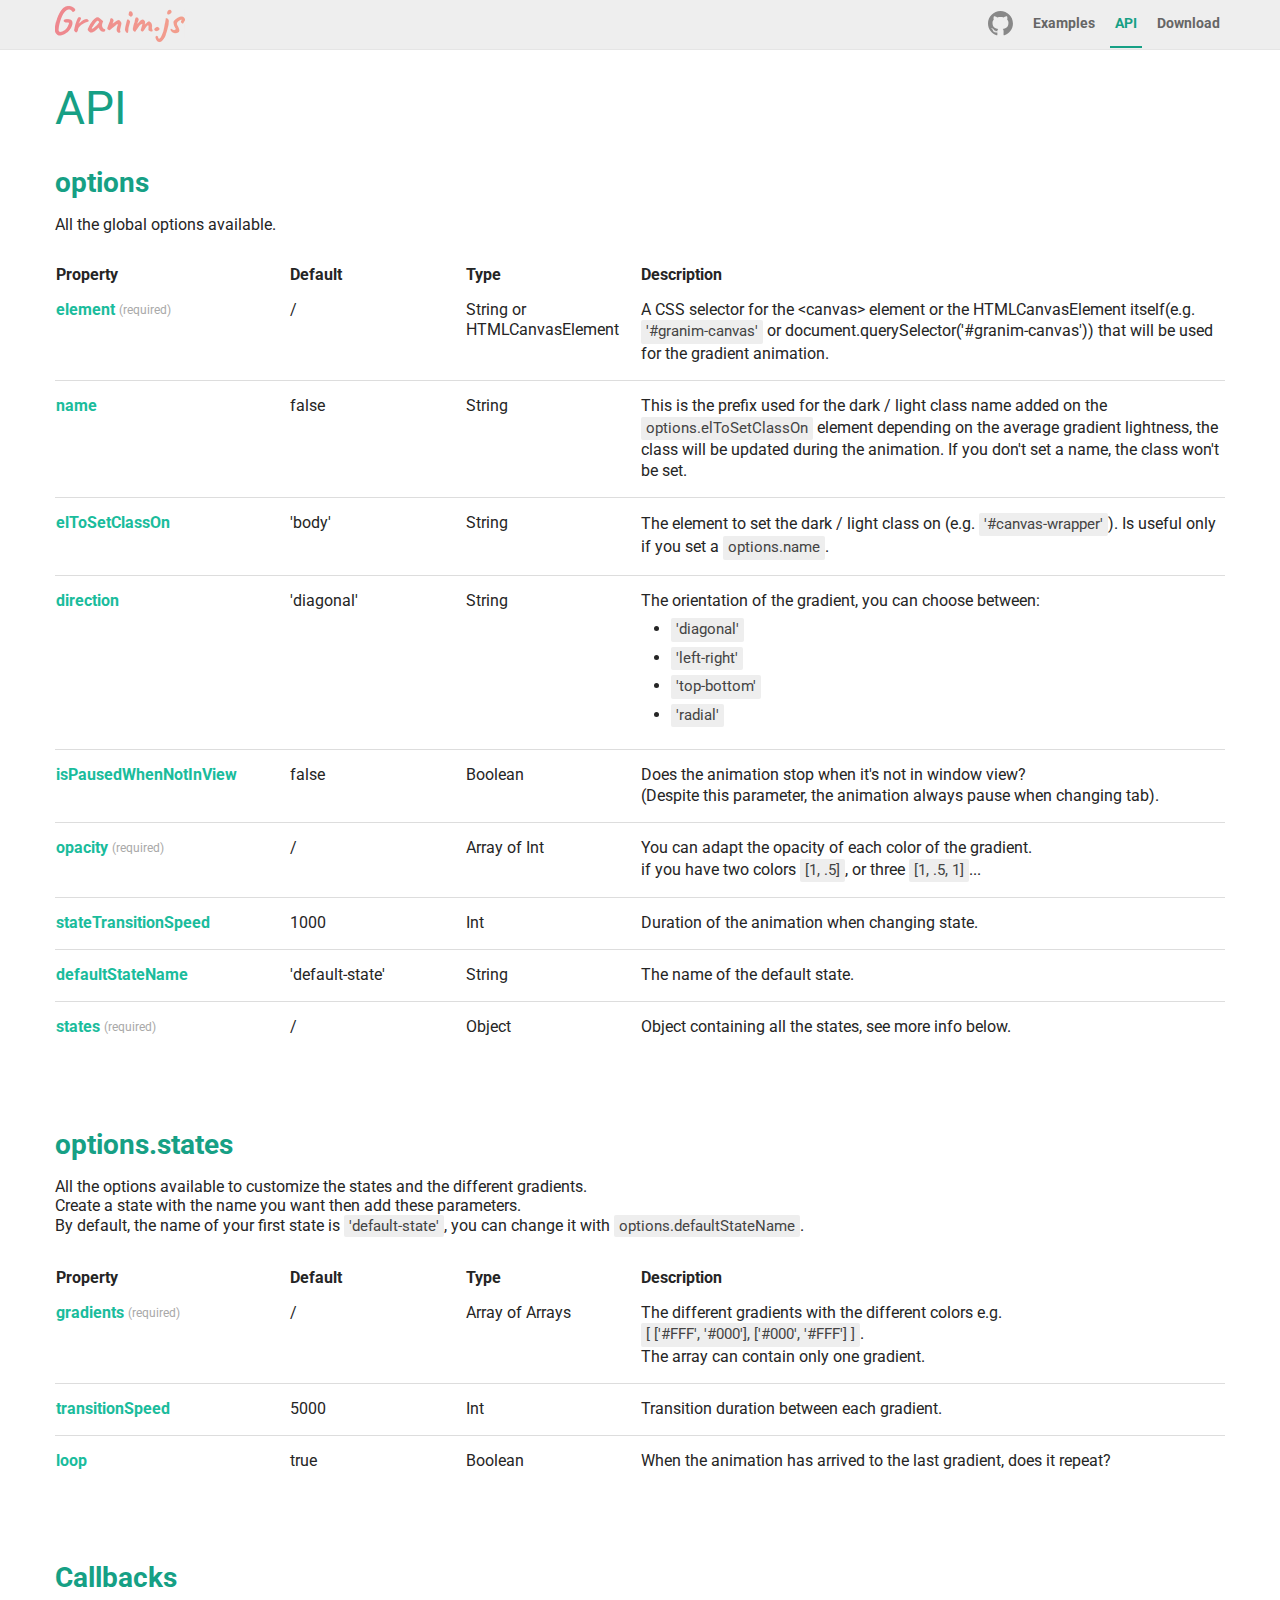
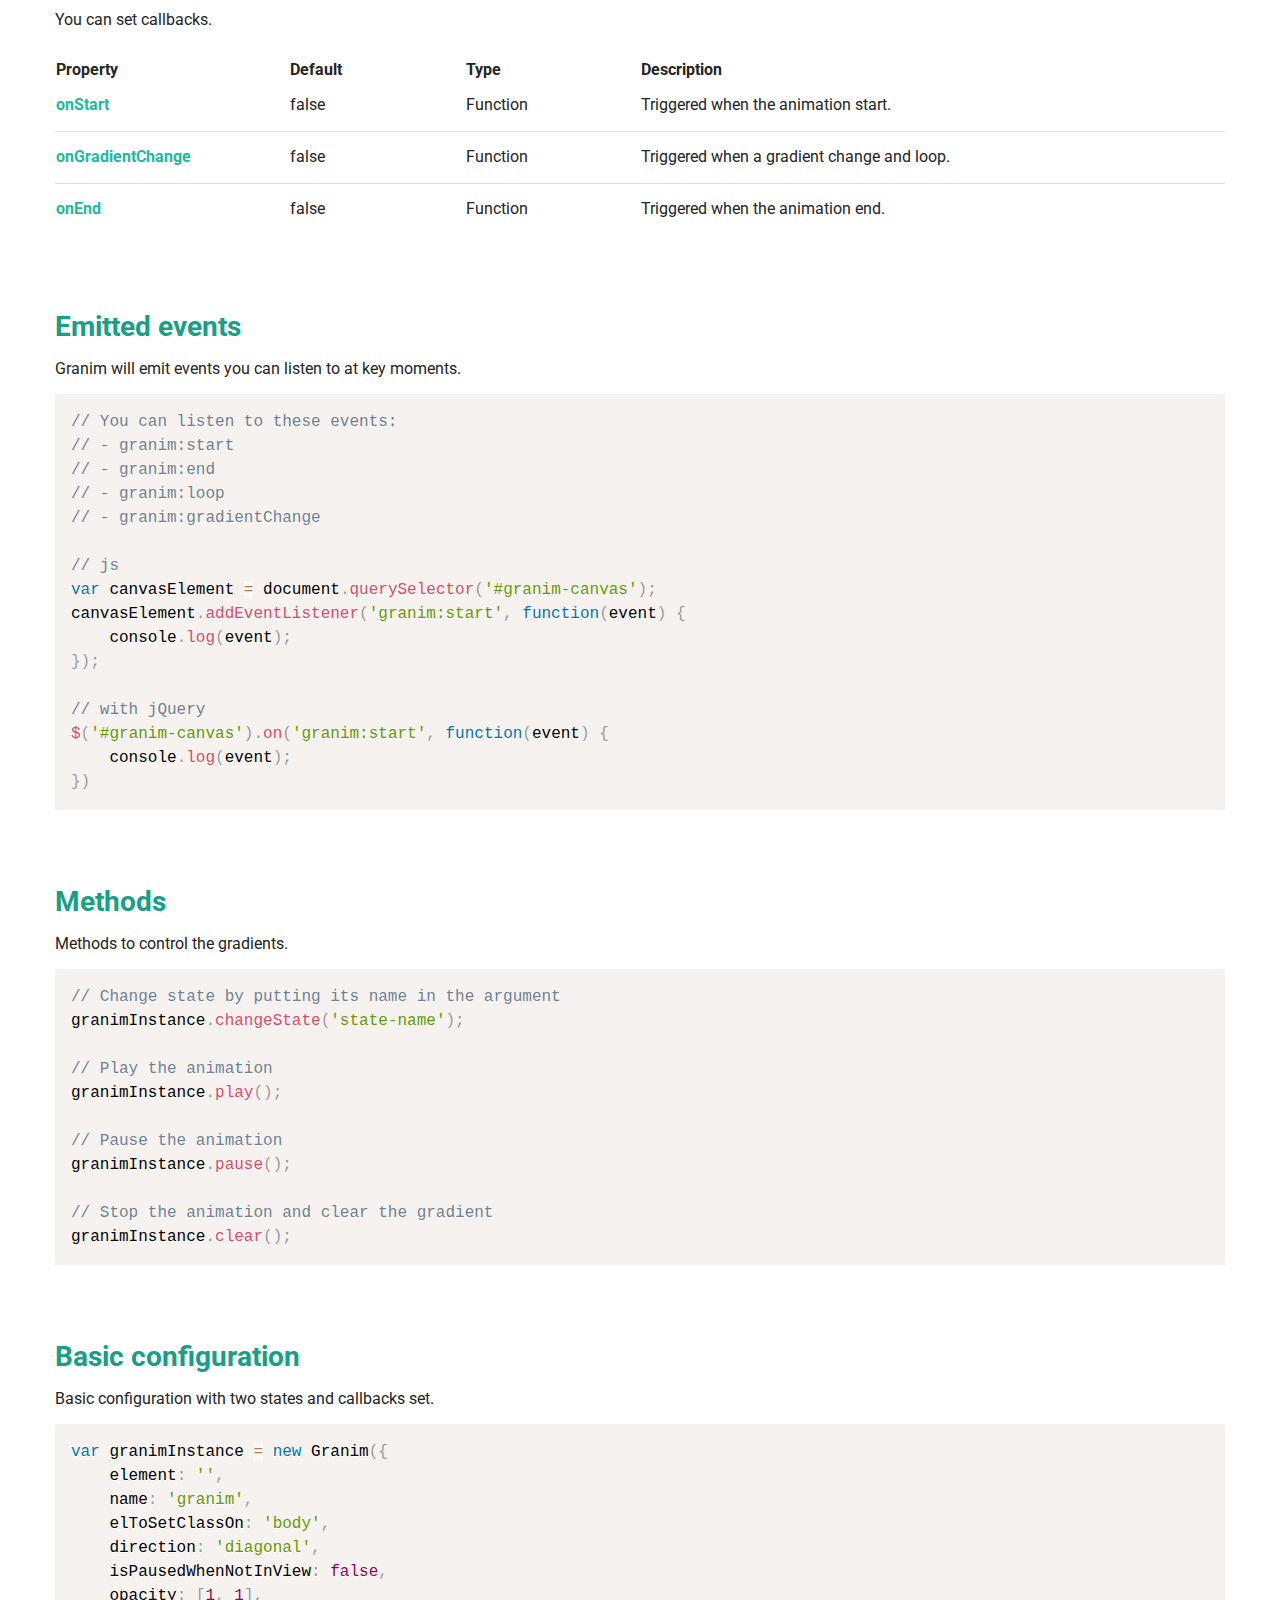
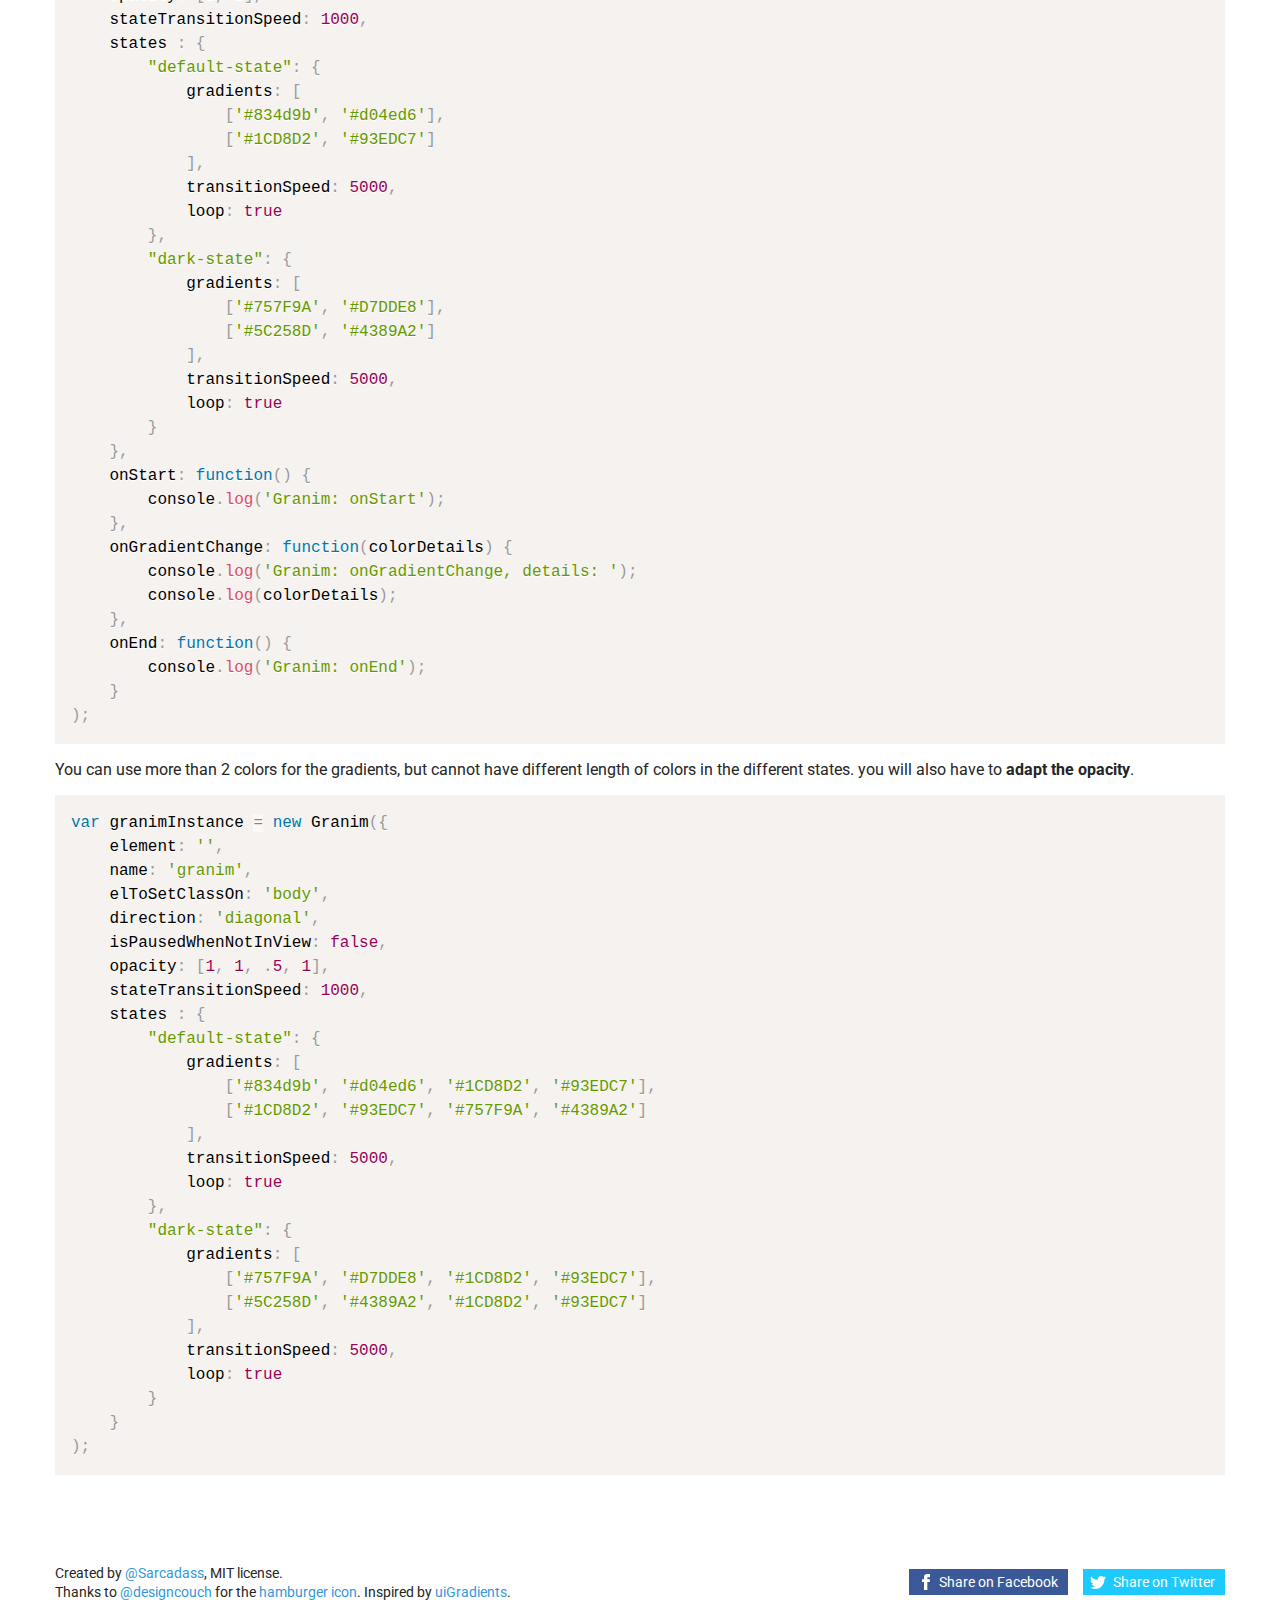
<file: PortfolioTheophileVast/js/granim.js-1.0.6/docs/api.html>
<!DOCTYPE html>
<html lang="en">
  <head>
    <title>API | Granim.js</title>
    <meta name="description" content="API for granim.js. Gradients animations in javascript.">
    <meta charset="UTF-8">
    <meta name="viewport" content="user-scalable=no, width=device-width, initial-scale=1, maximum-scale=1">
    <link type="text/css" rel="stylesheet" href="assets/css/style.css">
    <link type="text/css" rel="stylesheet" href="https://fonts.googleapis.com/css?family=Roboto:400,400italic,700">
    <link rel="icon" href="favicon.ico" type="image/x-icon">
    <!-- Facebook Metas-->
    <meta property="og:url" content="http://sarcadass.github.io/granim.js">
    <meta property="og:type" content="website">
    <meta property="og:title" content="Granim.js">
    <meta property="og:description" content="Create fluid and interactive gradients animations with this small (&lt; 10kB) .js library">
    <meta property="og:image" content="http://sarcadass.github.io/granim.js/assets/img/social-image.png">
    <!-- Twitter Metas-->
    <meta property="twitter:card" content="summary_large_image">
    <meta property="twitter:creator" content="@Sarcadass">
    <meta property="twitter:title" content="Granim.js">
    <meta property="twitter:description" content="Create fluid and interactive gradients animations with this small (&lt; 10kB) .js library">
    <meta property="twitter:image" content="http://sarcadass.github.io/granim.js/assets/img/social-image.png">
    <meta property="twitter:image:width" content="1200">
    <meta property="twitter:image:height" content="630">
    <link type="text/css" rel="stylesheet" href="assets/css/prism.css">
  </head>
  <body class="api">
    <header class="main-header">
      <div class="container clearfix">
        <div class="bloc-logo">
          <canvas id="logo-canvas"></canvas><a class="logo-mask" href="index.html">Granim.js</a>
        </div>
        <div class="main-nav">
          <div class="hamburger-icon"><span></span><span></span><span></span><span></span><span></span><span></span></div>
          <nav>
            <ul class="clearfix">
              <li><a class="text" href="https://github.com/sarcadass/granim.js/releases" target="_blank" rel="external">Download</a></li>
              <li><a class="text active" href="api.html">API</a></li>
              <li><a class="text" href="examples.html">Examples</a></li>
              <li><a class="github" href="https://github.com/sarcadass/granim.js" target="_blank" title="Github" rel="external"><svg xmlns="http://www.w3.org/2000/svg" viewBox="0 0 25 25">
    <g>
        <path fill-rule="evenodd" clip-rule="evenodd" fill="#221E1B" d="M12.476,0C5.587,0,0,5.586,0,12.476
		c0,5.512,3.575,10.189,8.533,11.842c0.623,0.113,0.853-0.271,0.853-0.604c0-0.296-0.011-1.279-0.017-2.32
		c-3.471,0.754-4.203-1.473-4.203-1.473c-0.568-1.444-1.386-1.827-1.386-1.827c-1.132-0.772,0.085-0.758,0.085-0.758
		c1.253,0.088,1.913,1.286,1.913,1.286c1.113,1.908,2.919,1.356,3.631,1.039c0.112-0.81,0.435-1.358,0.791-1.67
		c-2.771-0.315-5.684-1.385-5.684-6.167c0-1.362,0.487-2.475,1.286-3.349c-0.13-0.314-0.558-1.582,0.121-3.301
		c0,0,1.047-0.336,3.432,1.278c0.995-0.276,2.062-0.415,3.122-0.419c1.061,0.004,2.129,0.143,3.125,0.419
		c2.384-1.614,3.43-1.278,3.43-1.278c0.68,1.719,0.25,2.987,0.122,3.301c0.801,0.874,1.283,1.986,1.283,3.349
		c0,4.792-2.918,5.847-5.696,6.157c0.447,0.385,0.847,1.146,0.847,2.309c0,1.671-0.015,3.015-0.015,3.424
		c0,0.333,0.224,0.723,0.855,0.602c4.957-1.652,8.526-6.329,8.526-11.84C24.953,5.586,19.365,0,12.476,0z"/>
        <path fill="#221E1B" d="M4.726,17.914c-0.028,0.062-0.124,0.081-0.213,0.037c-0.091-0.04-0.142-0.124-0.113-0.188
		c0.028-0.063,0.125-0.082,0.214-0.038C4.705,17.766,4.757,17.852,4.726,17.914L4.726,17.914z M4.572,17.8"/>
        <path fill="#221E1B" d="M5.231,18.477c-0.059,0.057-0.176,0.031-0.255-0.058c-0.081-0.086-0.096-0.202-0.036-0.256
		c0.061-0.058,0.173-0.033,0.256,0.055C5.277,18.306,5.293,18.421,5.231,18.477L5.231,18.477z M5.112,18.351"/>
        <path fill="#221E1B" d="M5.723,19.195c-0.076,0.055-0.201,0.003-0.278-0.105c-0.077-0.112-0.077-0.245,0.001-0.298
		c0.078-0.055,0.201-0.006,0.279,0.103C5.801,19.009,5.801,19.142,5.723,19.195L5.723,19.195z M5.723,19.195"/>
        <path fill="#221E1B" d="M6.397,19.892c-0.069,0.074-0.214,0.055-0.321-0.049c-0.108-0.102-0.14-0.245-0.072-0.319
		c0.07-0.076,0.216-0.054,0.324,0.048C6.437,19.673,6.469,19.815,6.397,19.892L6.397,19.892z M6.397,19.892"/>
        <path fill="#221E1B" d="M7.328,20.294c-0.031,0.097-0.171,0.141-0.313,0.101c-0.141-0.043-0.233-0.158-0.205-0.256
		c0.029-0.099,0.171-0.146,0.313-0.101C7.263,20.08,7.355,20.194,7.328,20.294L7.328,20.294z M7.328,20.294"/>
        <path fill="#221E1B" d="M8.347,20.368c0.004,0.102-0.116,0.188-0.264,0.189c-0.149,0.005-0.271-0.079-0.272-0.181
		c0-0.104,0.117-0.188,0.267-0.19C8.226,20.185,8.347,20.266,8.347,20.368L8.347,20.368z M8.347,20.368"/>
        <path fill="#221E1B" d="M9.297,20.206c0.018,0.1-0.084,0.203-0.232,0.231c-0.145,0.025-0.279-0.036-0.297-0.135
		C8.749,20.2,8.856,20.097,8.999,20.07C9.147,20.044,9.279,20.104,9.297,20.206L9.297,20.206z M9.297,20.206"/>
    </g>
</svg>
</a></li>
            </ul>
          </nav>
        </div>
      </div>
    </header>
    <div class="main-content">
      <div class="container bloc">
        <h1>API</h1>
        <h2>options</h2>
        <p>All the global options available.</p>
        <table class="api-list">
          <thead>
            <tr>
              <th>Property</th>
              <th>Default</th>
              <th>Type</th>
              <th>Description</th>
            </tr>
          </thead>
          <tbody>
            <tr>
              <td>element <span class="required">(required)</span></td>
              <td>/</td>
              <td>String or HTMLCanvasElement</td>
              <td>
                A CSS selector for the &lt;canvas&gt; element or the HTMLCanvasElement itself(e.g. <span class="snippet">'#granim-canvas'</span> or document.querySelector('#granim-canvas'))
                that will be used for the gradient animation.
              </td>
            </tr>
            <tr>
              <td>name</td>
              <td>false</td>
              <td>String</td>
              <td>
                This is the prefix used for the dark / light class name added
                on the <span class="snippet">options.elToSetClassOn</span> element depending on the average gradient lightness,
                the class will be updated during the animation.
                If you don't set a name, the class won't be set.
              </td>
            </tr>
            <tr>
              <td>elToSetClassOn</td>
              <td>'body'</td>
              <td>String</td>
              <td>
                The element to set the dark / light class on (e.g. <span class="snippet">'#canvas-wrapper'</span>).
                Is useful only if you set a <span class="snippet">options.name</span>.
              </td>
            </tr>
            <tr>
              <td>direction</td>
              <td>'diagonal'</td>
              <td>String</td>
              <td>The orientation of the gradient, you can choose between:
                <ul>
                  <li><span class="snippet">'diagonal'</span></li>
                  <li><span class="snippet">'left-right'</span></li>
                  <li><span class="snippet">'top-bottom'</span></li>
                  <li><span class="snippet">'radial'</span></li>
                </ul>
              </td>
            </tr>
            <tr>
              <td>isPausedWhenNotInView</td>
              <td>false</td>
              <td>Boolean</td>
              <td>
                Does the animation stop when it's not in window view?<br>
                (Despite this parameter, the animation always pause
                when changing tab).
              </td>
            </tr>
            <tr>
              <td>opacity <span class="required">(required)</span></td>
              <td>/</td>
              <td>Array of Int</td>
              <td>
                You can adapt the opacity of each color of the gradient.<br>
                if you have two colors <span class="snippet">[1, .5]</span>,
                or three <span class="snippet">[1, .5, 1]</span>...
              </td>
            </tr>
            <tr>
              <td>stateTransitionSpeed</td>
              <td>1000</td>
              <td>Int</td>
              <td>Duration of the animation when changing state.</td>
            </tr>
            <tr>
              <td>defaultStateName</td>
              <td>'default-state'</td>
              <td>String</td>
              <td>The name of the default state.</td>
            </tr>
            <tr>
              <td>states <span class="required">(required)</span></td>
              <td>/</td>
              <td>Object</td>
              <td>Object containing all the states, see more info below.</td>
            </tr>
          </tbody>
        </table>
      </div>
      <div class="container bloc">
        <h2>options.states</h2>
        <p>
          All the options available to customize the states and
          the different gradients.<br>
          Create a state with the name you want then add these parameters.<br>
          By default, the name of your first state is <span class="snippet">'default-state'</span>, you can change it with <span class="snippet">options.defaultStateName</span>.
        </p>
        <table class="api-list">
          <thead>
            <tr>
              <th>Property</th>
              <th>Default</th>
              <th>Type</th>
              <th>Description</th>
            </tr>
          </thead>
          <tbody>
            <tr>
              <td>gradients <span class="required">(required)</span></td>
              <td>/</td>
              <td>Array of Arrays</td>
              <td>
                The different gradients with the different colors
                e.g. <span class="snippet">[ ['#FFF', '#000'],
                ['#000', '#FFF'] ]</span>.<br>
                The array can contain only one gradient.
              </td>
            </tr>
            <tr>
              <td>transitionSpeed</td>
              <td>5000</td>
              <td>Int</td>
              <td>Transition duration between each gradient.</td>
            </tr>
            <tr>
              <td>loop</td>
              <td>true</td>
              <td>Boolean</td>
              <td>When the animation has arrived to the last gradient, does it repeat?</td>
            </tr>
          </tbody>
        </table>
      </div>
      <div class="container bloc">
        <h2>Callbacks</h2>
        <p>You can set callbacks.</p>
        <table class="api-list">
          <thead>
            <tr>
              <th>Property</th>
              <th>Default</th>
              <th>Type</th>
              <th>Description</th>
            </tr>
          </thead>
          <tbody>
            <tr>
              <td>onStart</td>
              <td>false</td>
              <td>Function</td>
              <td>Triggered when the animation start.</td>
            </tr>
            <tr>
              <td>onGradientChange</td>
              <td>false</td>
              <td>Function</td>
              <td>Triggered when a gradient change and loop.</td>
            </tr>
            <tr>
              <td>onEnd</td>
              <td>false</td>
              <td>Function</td>
              <td>Triggered when the animation end.</td>
            </tr>
          </tbody>
        </table>
      </div>
      <div class="container bloc">
        <h2>Emitted events</h2>
        <p>Granim will emit events you can listen to at key moments.</p>
        <pre><code class="language-js">// You can listen to these events:
// - granim:start
// - granim:end
// - granim:loop
// - granim:gradientChange
<br>
// js
var canvasElement = document.querySelector('#granim-canvas');
canvasElement.addEventListener('granim:start', function(event) {
    console.log(event);
});
<br>
// with jQuery
$('#granim-canvas').on('granim:start', function(event) {
    console.log(event);
})</code></pre>
      </div>
      <div class="container bloc">
        <h2>Methods</h2>
        <p>Methods to control the gradients.</p>
        <pre><code class="language-js">// Change state by putting its name in the argument
granimInstance.changeState('state-name');
<br>
// Play the animation
granimInstance.play();
<br>
// Pause the animation
granimInstance.pause();
<br>
// Stop the animation and clear the gradient
granimInstance.clear();</code></pre>
      </div>
      <div class="container bloc">
        <h2>Basic configuration</h2>
        <p>Basic configuration with two states and callbacks set.</p>
        <pre><code class="language-js">var granimInstance = new Granim({
    element: '',
    name: 'granim',
    elToSetClassOn: 'body',
    direction: 'diagonal',
    isPausedWhenNotInView: false,
    opacity: [1, 1],
    stateTransitionSpeed: 1000,
    states : {
        "default-state": {
            gradients: [
                ['#834d9b', '#d04ed6'],
                ['#1CD8D2', '#93EDC7']
            ],
            transitionSpeed: 5000,
            loop: true
        },
        "dark-state": {
            gradients: [
                ['#757F9A', '#D7DDE8'],
                ['#5C258D', '#4389A2']
            ],
            transitionSpeed: 5000,
            loop: true
        }
    },
    onStart: function() {
        console.log('Granim: onStart');
    },
    onGradientChange: function(colorDetails) {
        console.log('Granim: onGradientChange, details: ');
        console.log(colorDetails);
    },
    onEnd: function() {
        console.log('Granim: onEnd');
    }
);</code></pre>
        <p>
          You can use more than 2 colors for the gradients,
          but cannot have different length of colors in the
          different states. you will also have to
          <strong>adapt the opacity</strong>.
        </p>
        <pre><code class="language-js">var granimInstance = new Granim({
    element: '',
    name: 'granim',
    elToSetClassOn: 'body',
    direction: 'diagonal',
    isPausedWhenNotInView: false,
    opacity: [1, 1, .5, 1],
    stateTransitionSpeed: 1000,
    states : {
        "default-state": {
            gradients: [
                ['#834d9b', '#d04ed6', '#1CD8D2', '#93EDC7'],
                ['#1CD8D2', '#93EDC7', '#757F9A', '#4389A2']
            ],
            transitionSpeed: 5000,
            loop: true
        },
        "dark-state": {
            gradients: [
                ['#757F9A', '#D7DDE8', '#1CD8D2', '#93EDC7'],
                ['#5C258D', '#4389A2', '#1CD8D2', '#93EDC7']
            ],
            transitionSpeed: 5000,
            loop: true
        }
    }
);</code></pre>
      </div>
      <div class="footer container bloc clearfix">
        <p>
          Created by <a href="https://twitter.com/Sarcadass" target="_blank">@Sarcadass</a>,
          MIT license.<br>
          Thanks to <a href="https://twitter.com/designcouch" target="_blank">@designcouch</a>
          for the <a href="https://codepen.io/designcouch/pen/Atyop" target="_blank">hamburger icon</a>.
          Inspired by <a href="http://uigradients.com/" target="_blank">uiGradients</a>.
        </p>
        <div class="bloc-social"><a class="cta-social cta-facebook" href="http://www.facebook.com/sharer.php?u=http://sarcadass.github.io/granim.js" target="_blank">
            <svg version="1.1" xmlns="http://www.w3.org/2000/svg" x="0px" y="0px" width="16px" height="16px" viewBox="0 0 16 16" enable-background="new 0 0 16 16" xml:space="preserve">
<path d="M8,5.333H6V8h2v8h3.334V8h2.428L14,5.333h-2.666V4.222c0-0.637,0.127-0.889,0.742-0.889H14V0h-2.539
	C9.064,0,8,1.055,8,3.077V5.333z"/>
</svg>
            Share on Facebook</a><a class="cta-social cta-twitter" href="https://twitter.com/share?text=Create%20fluid%20and%20interactive%20gradients%20animations%20with%20this%20small%20%28&lt;%2010kB%29%20.js%20library&amp;via=Sarcadass&amp;url=http%3A%2F%2Fsarcadass.github.io%2Fgranim.js" target="_blank">
            <svg version="1.1" xmlns="http://www.w3.org/2000/svg"x="0px" y="0px" width="16px" height="16px" viewBox="0 0 16 16" enable-background="new 0 0 16 16" xml:space="preserve">
<path d="M16,3.538c-0.588,0.261-1.221,0.437-1.885,0.516c0.677-0.406,1.198-1.049,1.442-1.816c-0.634,0.376-1.337,0.65-2.084,0.797
	c-0.599-0.638-1.452-1.037-2.396-1.037c-2.119,0-3.676,1.977-3.198,4.03c-2.727-0.137-5.146-1.444-6.765-3.43
	c-0.86,1.475-0.446,3.405,1.016,4.383C1.592,6.964,1.085,6.817,0.644,6.571C0.607,8.092,1.698,9.514,3.276,9.83
	C2.814,9.956,2.308,9.985,1.793,9.887C2.21,11.19,3.422,12.14,4.86,12.166c-1.38,1.082-3.119,1.565-4.86,1.36
	C1.453,14.458,3.179,15,5.032,15c6.094,0,9.539-5.146,9.33-9.763C15.003,4.774,15.561,4.195,16,3.538z"/>
</svg>
            Share on Twitter</a></div>
      </div>
    </div>
    <script src="assets/js/vendor/jquery-3.1.0.min.js"></script>
    <script src="assets/js/vendor/granim.min.js"></script>
    <script src="assets/js/vendor/prism.js"></script>
    <script type="text/javascript">var pageId = 'api';</script>
    <script src="assets/js/script.js"></script>
    <script type="text/javascript">
      (function(i, s, o, g, r, a, m) {
          i['GoogleAnalyticsObject'] = r;
          i[r] = i[r] || function() {
                      (i[r].q = i[r].q || []).push(arguments)
                  }, i[r].l = 1 * new Date();
          a = s.createElement(o),
                  m = s.getElementsByTagName(o)[0];
          a.async = 1;
          a.src = g;
          m.parentNode.insertBefore(a, m)
      })(window, document, 'script', 'https://www.google-analytics.com/analytics.js', 'ga');
      ga('create', 'UA-83387901-1', 'auto');
      ga('send', 'pageview');
    </script>
  </body>
</html>
</file>
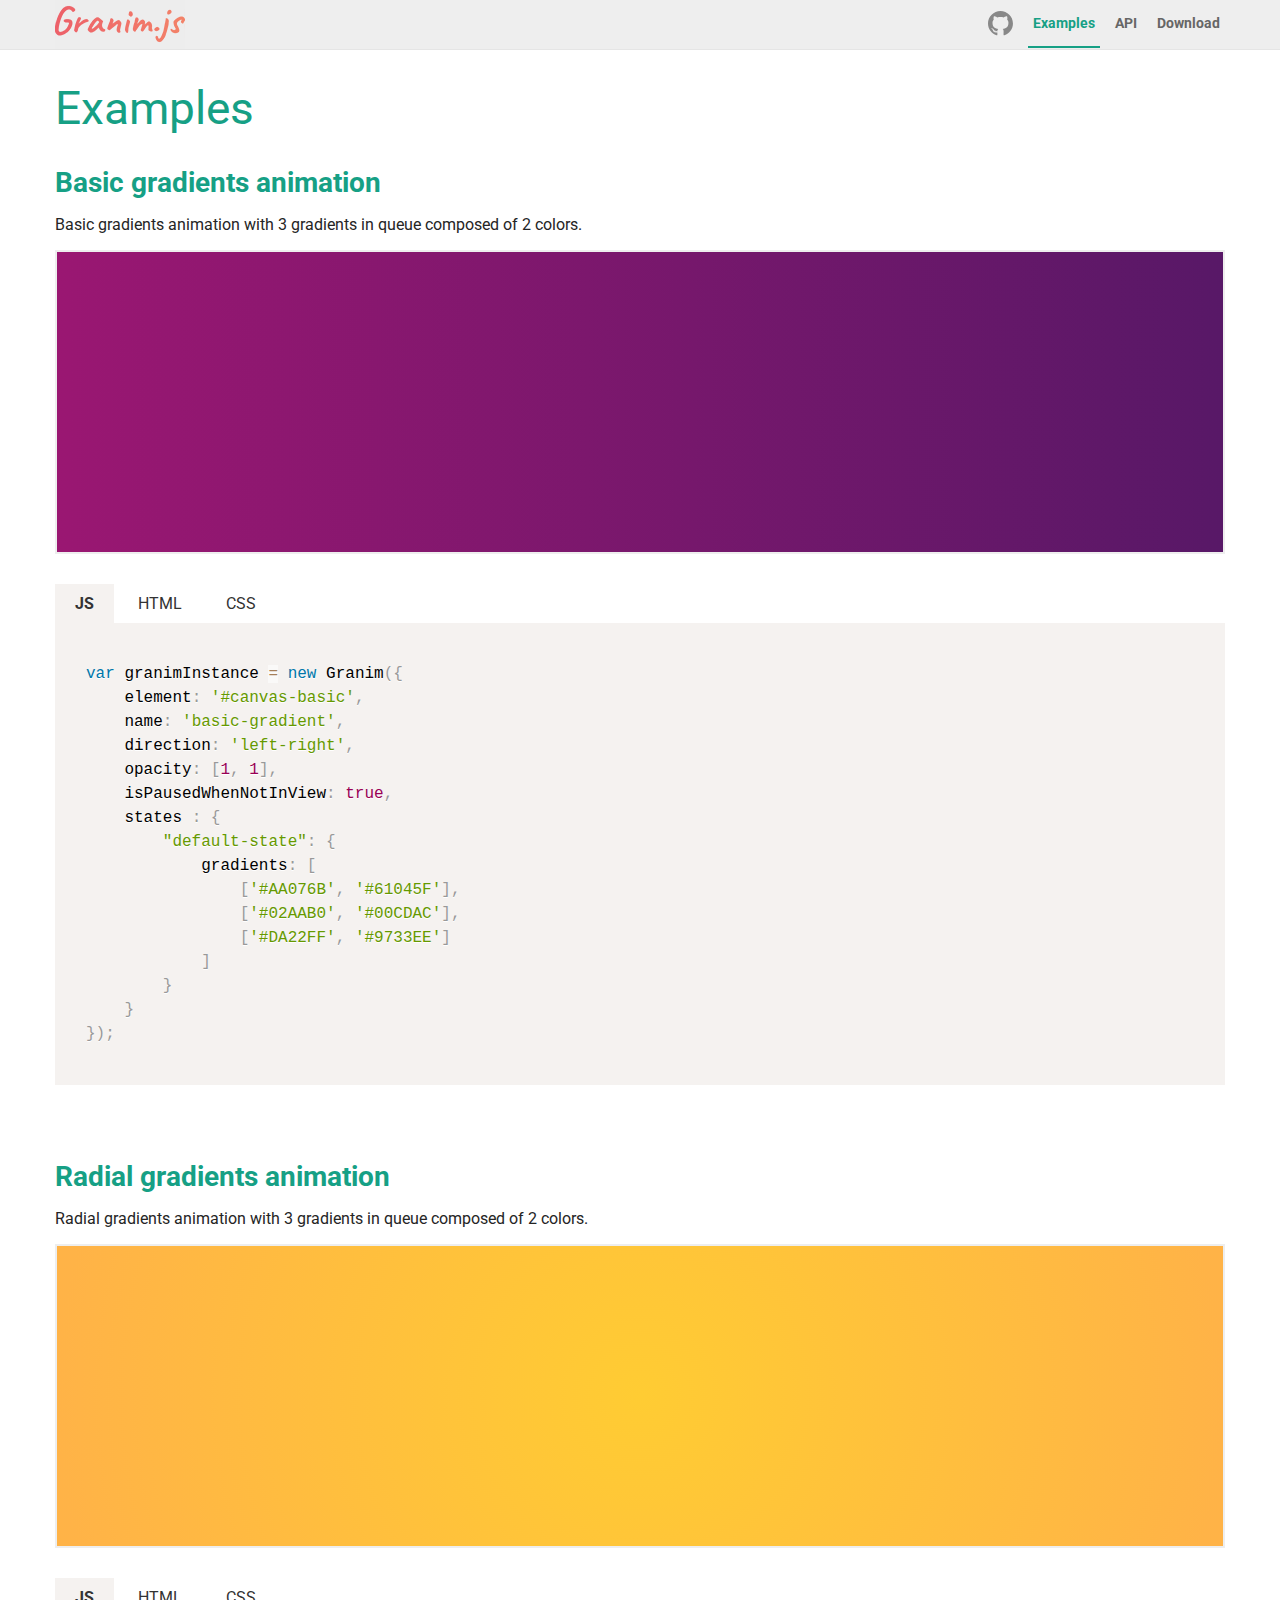
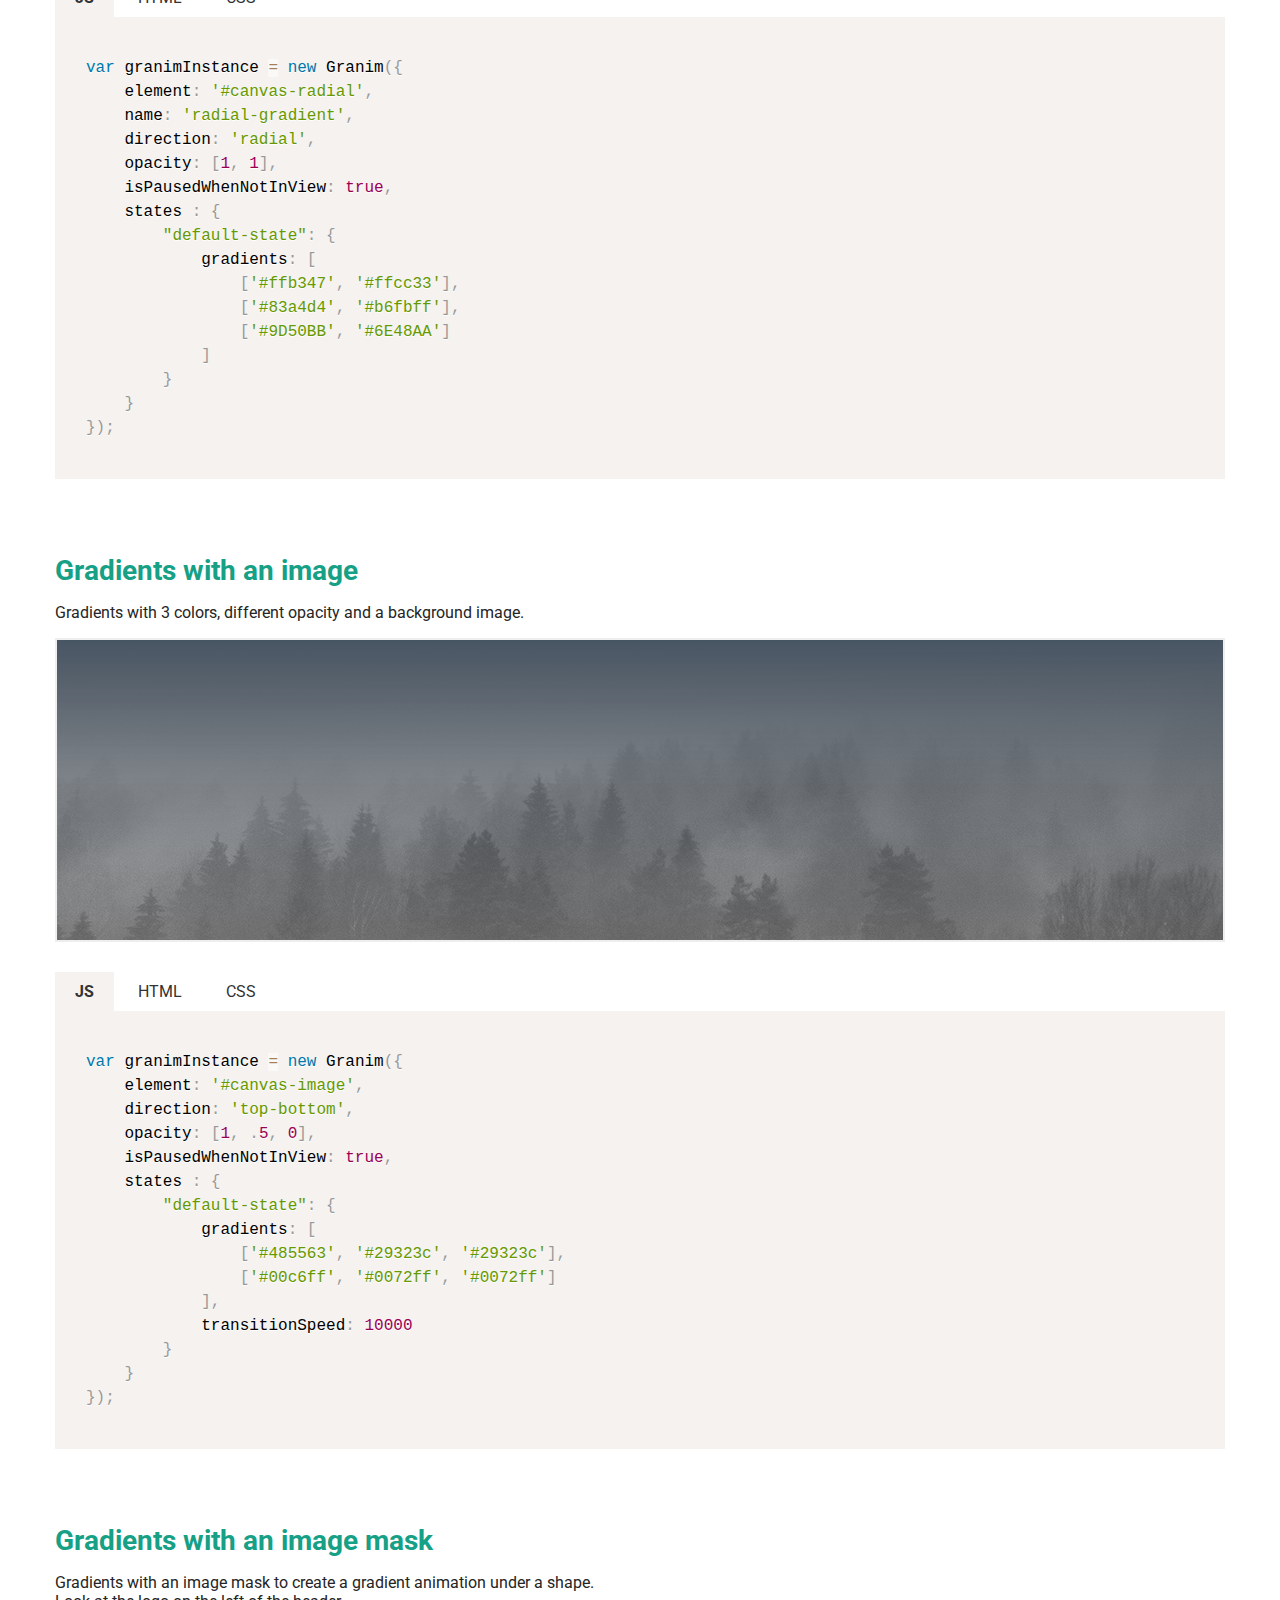
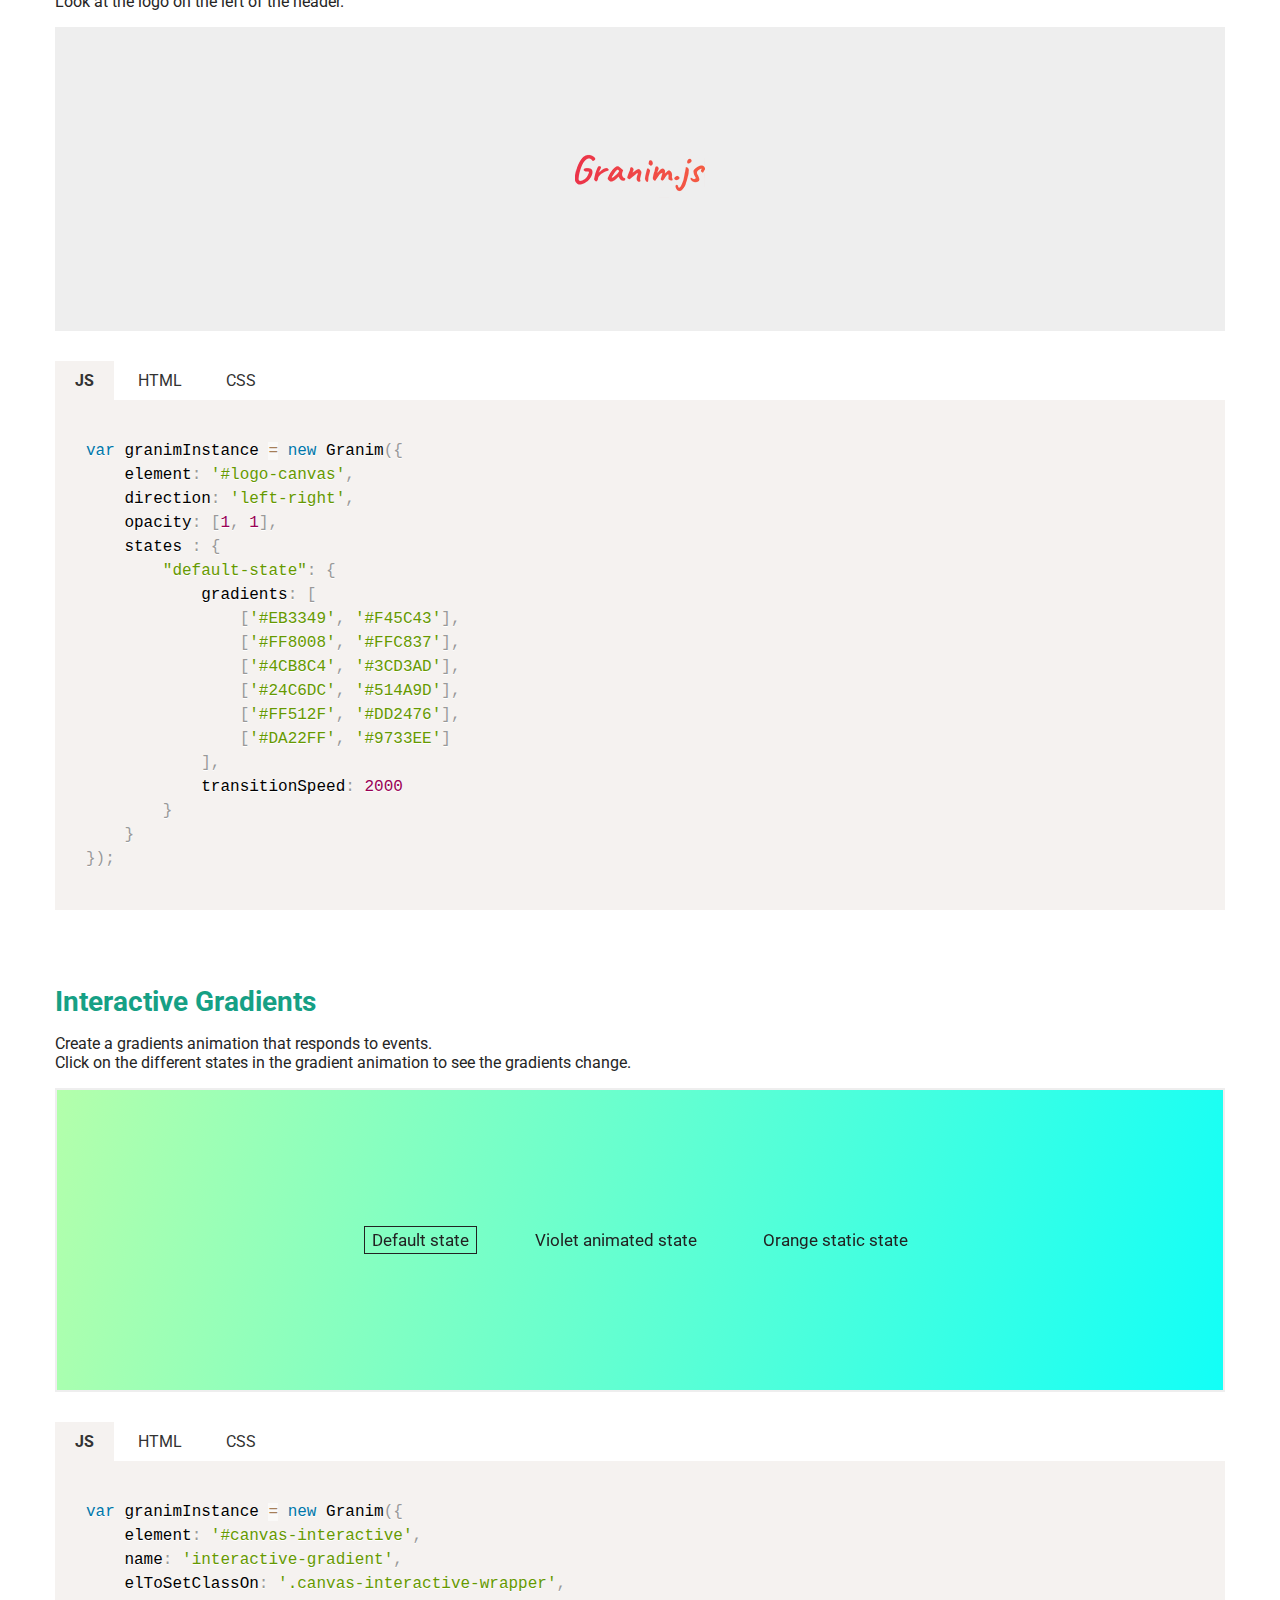
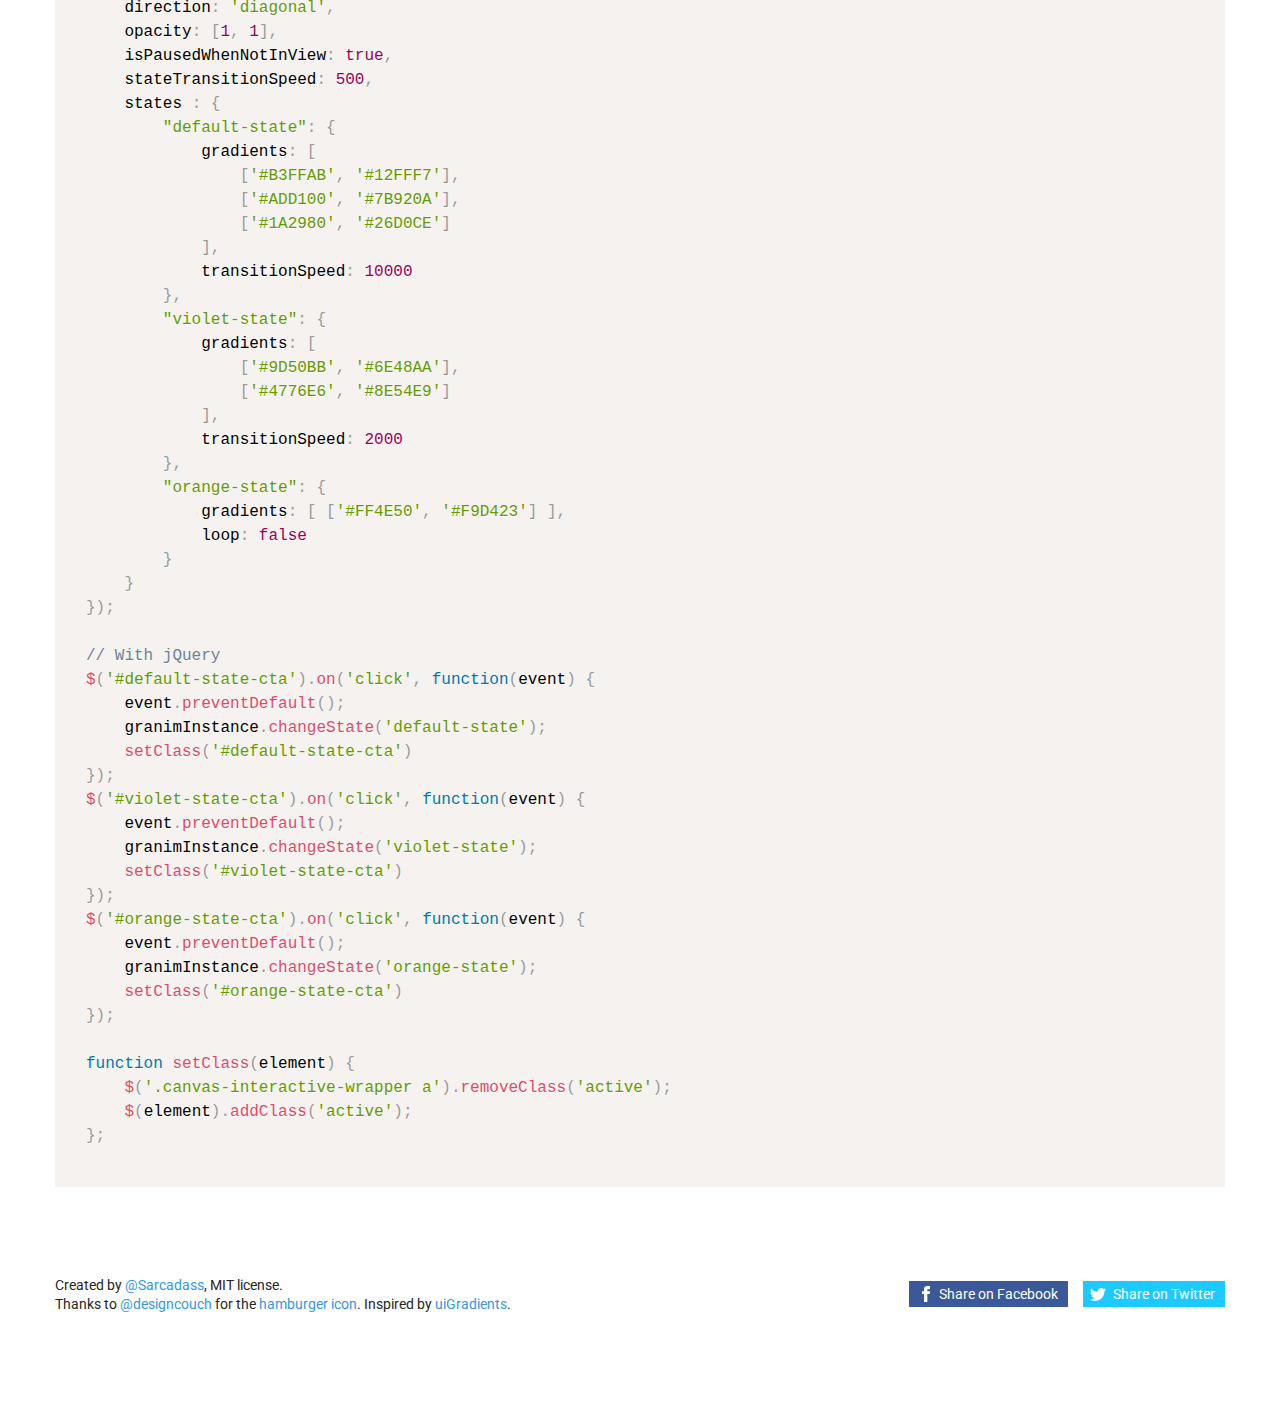
<file: PortfolioTheophileVast/js/granim.js-1.0.6/docs/examples.html>
<!DOCTYPE html>
<html lang="en">
  <head>
    <title>Examples | Granim.js</title>
    <meta name="description" content="Examples for granim.js. Gradients animations in javascript.">
    <meta charset="UTF-8">
    <meta name="viewport" content="user-scalable=no, width=device-width, initial-scale=1, maximum-scale=1">
    <link type="text/css" rel="stylesheet" href="assets/css/style.css">
    <link type="text/css" rel="stylesheet" href="https://fonts.googleapis.com/css?family=Roboto:400,400italic,700">
    <link rel="icon" href="favicon.ico" type="image/x-icon">
    <!-- Facebook Metas-->
    <meta property="og:url" content="http://sarcadass.github.io/granim.js">
    <meta property="og:type" content="website">
    <meta property="og:title" content="Granim.js">
    <meta property="og:description" content="Create fluid and interactive gradients animations with this small (&lt; 10kB) .js library">
    <meta property="og:image" content="http://sarcadass.github.io/granim.js/assets/img/social-image.png">
    <!-- Twitter Metas-->
    <meta property="twitter:card" content="summary_large_image">
    <meta property="twitter:creator" content="@Sarcadass">
    <meta property="twitter:title" content="Granim.js">
    <meta property="twitter:description" content="Create fluid and interactive gradients animations with this small (&lt; 10kB) .js library">
    <meta property="twitter:image" content="http://sarcadass.github.io/granim.js/assets/img/social-image.png">
    <meta property="twitter:image:width" content="1200">
    <meta property="twitter:image:height" content="630">
    <link type="text/css" rel="stylesheet" href="assets/css/prism.css">
  </head>
  <body class="examples">
    <header class="main-header">
      <div class="container clearfix">
        <div class="bloc-logo">
          <canvas id="logo-canvas"></canvas><a class="logo-mask" href="index.html">Granim.js</a>
        </div>
        <div class="main-nav">
          <div class="hamburger-icon"><span></span><span></span><span></span><span></span><span></span><span></span></div>
          <nav>
            <ul class="clearfix">
              <li><a class="text" href="https://github.com/sarcadass/granim.js/releases" about="_blank" rel="external">Download</a></li>
              <li><a class="text" href="api.html">API</a></li>
              <li><a class="text active" href="examples.html">Examples</a></li>
              <li><a class="github" href="https://github.com/sarcadass/granim.js" about="_blank" title="Github" rel="external"><svg xmlns="http://www.w3.org/2000/svg" viewBox="0 0 25 25">
    <g>
        <path fill-rule="evenodd" clip-rule="evenodd" fill="#221E1B" d="M12.476,0C5.587,0,0,5.586,0,12.476
		c0,5.512,3.575,10.189,8.533,11.842c0.623,0.113,0.853-0.271,0.853-0.604c0-0.296-0.011-1.279-0.017-2.32
		c-3.471,0.754-4.203-1.473-4.203-1.473c-0.568-1.444-1.386-1.827-1.386-1.827c-1.132-0.772,0.085-0.758,0.085-0.758
		c1.253,0.088,1.913,1.286,1.913,1.286c1.113,1.908,2.919,1.356,3.631,1.039c0.112-0.81,0.435-1.358,0.791-1.67
		c-2.771-0.315-5.684-1.385-5.684-6.167c0-1.362,0.487-2.475,1.286-3.349c-0.13-0.314-0.558-1.582,0.121-3.301
		c0,0,1.047-0.336,3.432,1.278c0.995-0.276,2.062-0.415,3.122-0.419c1.061,0.004,2.129,0.143,3.125,0.419
		c2.384-1.614,3.43-1.278,3.43-1.278c0.68,1.719,0.25,2.987,0.122,3.301c0.801,0.874,1.283,1.986,1.283,3.349
		c0,4.792-2.918,5.847-5.696,6.157c0.447,0.385,0.847,1.146,0.847,2.309c0,1.671-0.015,3.015-0.015,3.424
		c0,0.333,0.224,0.723,0.855,0.602c4.957-1.652,8.526-6.329,8.526-11.84C24.953,5.586,19.365,0,12.476,0z"/>
        <path fill="#221E1B" d="M4.726,17.914c-0.028,0.062-0.124,0.081-0.213,0.037c-0.091-0.04-0.142-0.124-0.113-0.188
		c0.028-0.063,0.125-0.082,0.214-0.038C4.705,17.766,4.757,17.852,4.726,17.914L4.726,17.914z M4.572,17.8"/>
        <path fill="#221E1B" d="M5.231,18.477c-0.059,0.057-0.176,0.031-0.255-0.058c-0.081-0.086-0.096-0.202-0.036-0.256
		c0.061-0.058,0.173-0.033,0.256,0.055C5.277,18.306,5.293,18.421,5.231,18.477L5.231,18.477z M5.112,18.351"/>
        <path fill="#221E1B" d="M5.723,19.195c-0.076,0.055-0.201,0.003-0.278-0.105c-0.077-0.112-0.077-0.245,0.001-0.298
		c0.078-0.055,0.201-0.006,0.279,0.103C5.801,19.009,5.801,19.142,5.723,19.195L5.723,19.195z M5.723,19.195"/>
        <path fill="#221E1B" d="M6.397,19.892c-0.069,0.074-0.214,0.055-0.321-0.049c-0.108-0.102-0.14-0.245-0.072-0.319
		c0.07-0.076,0.216-0.054,0.324,0.048C6.437,19.673,6.469,19.815,6.397,19.892L6.397,19.892z M6.397,19.892"/>
        <path fill="#221E1B" d="M7.328,20.294c-0.031,0.097-0.171,0.141-0.313,0.101c-0.141-0.043-0.233-0.158-0.205-0.256
		c0.029-0.099,0.171-0.146,0.313-0.101C7.263,20.08,7.355,20.194,7.328,20.294L7.328,20.294z M7.328,20.294"/>
        <path fill="#221E1B" d="M8.347,20.368c0.004,0.102-0.116,0.188-0.264,0.189c-0.149,0.005-0.271-0.079-0.272-0.181
		c0-0.104,0.117-0.188,0.267-0.19C8.226,20.185,8.347,20.266,8.347,20.368L8.347,20.368z M8.347,20.368"/>
        <path fill="#221E1B" d="M9.297,20.206c0.018,0.1-0.084,0.203-0.232,0.231c-0.145,0.025-0.279-0.036-0.297-0.135
		C8.749,20.2,8.856,20.097,8.999,20.07C9.147,20.044,9.279,20.104,9.297,20.206L9.297,20.206z M9.297,20.206"/>
    </g>
</svg>
</a></li>
            </ul>
          </nav>
        </div>
      </div>
    </header>
    <div class="main-content">
      <div class="container bloc">
        <h1>Examples</h1>
        <h2>Basic gradients animation</h2>
        <p>Basic gradients animation with 3 gradients in queue composed of 2 colors.</p>
        <div class="sandbox">
          <canvas id="canvas-basic"></canvas>
        </div>
        <div class="code-wrapper">
          <ul class="tab-titles">
            <li class="active"><a href="#basic-js" data-toggle="tab">JS</a></li>
            <li><a href="#basic-html" data-toggle="tab">HTML</a></li>
            <li><a href="#basic-css" data-toggle="tab">CSS</a></li>
          </ul>
          <div class="tab-content">
            <div class="tab active" id="basic-js" data-toggle="pill">
              <pre><code class="language-js">var granimInstance = new Granim({
    element: '#canvas-basic',
    name: 'basic-gradient',
    direction: 'left-right',
    opacity: [1, 1],
    isPausedWhenNotInView: true,
    states : {
        "default-state": {
            gradients: [
                ['#AA076B', '#61045F'],
                ['#02AAB0', '#00CDAC'],
                ['#DA22FF', '#9733EE']
            ]
        }
    }
});</code></pre>
            </div>
            <div class="tab" id="basic-html" data-toggle="pill">
              <pre><code class="language-html">&lt;canvas id=&quot;canvas-basic&quot;&gt;&lt;/canvas&gt;</code></pre>
            </div>
            <div class="tab" id="basic-css" data-toggle="pill">
              <pre><code class="language-css">#canvas-basic {
    position: absolute;
    display: block;
    width: 100%;
    height: 100%;
    top: 0;
    right: 0;
    bottom: 0;
    left: 0;
}</code></pre>
            </div>
          </div>
        </div>
      </div>
      <div class="container bloc">
        <h2>Radial gradients animation</h2>
        <p>Radial gradients animation with 3 gradients in queue composed of 2 colors.</p>
        <div class="sandbox">
          <canvas id="canvas-radial"></canvas>
        </div>
        <div class="code-wrapper">
          <ul class="tab-titles">
            <li class="active"><a href="#radial-js" data-toggle="tab">JS</a></li>
            <li><a href="#radial-html" data-toggle="tab">HTML</a></li>
            <li><a href="#radial-css" data-toggle="tab">CSS</a></li>
          </ul>
          <div class="tab-content">
            <div class="tab active" id="radial-js" data-toggle="pill">
              <pre><code class="language-js">var granimInstance = new Granim({
    element: '#canvas-radial',
    name: 'radial-gradient',
    direction: 'radial',
    opacity: [1, 1],
    isPausedWhenNotInView: true,
    states : {
        "default-state": {
            gradients: [
                ['#ffb347', '#ffcc33'],
                ['#83a4d4', '#b6fbff'],
                ['#9D50BB', '#6E48AA']
            ]
        }
    }
});</code></pre>
            </div>
            <div class="tab" id="radial-html" data-toggle="pill">
              <pre><code class="language-html">&lt;canvas id=&quot;canvas-radial&quot;&gt;&lt;/canvas&gt;</code></pre>
            </div>
            <div class="tab" id="radial-css" data-toggle="pill">
              <pre><code class="language-css">#canvas-radial {
    position: absolute;
    display: block;
    width: 100%;
    height: 100%;
    top: 0;
    right: 0;
    bottom: 0;
    left: 0;
}</code></pre>
            </div>
          </div>
        </div>
      </div>
      <div class="container bloc">
        <h2>Gradients with an image</h2>
        <p>Gradients with 3 colors, different opacity and a background image.</p>
        <div class="sandbox">
          <canvas id="canvas-image"></canvas>
        </div>
        <div class="code-wrapper">
          <ul class="tab-titles">
            <li class="active"><a href="#image-js" data-toggle="tab">JS</a></li>
            <li><a href="#image-html" data-toggle="tab">HTML</a></li>
            <li><a href="#image-css" data-toggle="tab">CSS</a></li>
          </ul>
          <div class="tab-content">
            <div class="tab active" id="image-js" data-toggle="pill">
              <pre><code class="language-js">var granimInstance = new Granim({
    element: '#canvas-image',
    direction: 'top-bottom',
    opacity: [1, .5, 0],
    isPausedWhenNotInView: true,
    states : {
        "default-state": {
            gradients: [
                ['#485563', '#29323c', '#29323c'],
                ['#00c6ff', '#0072ff', '#0072ff']
            ],
            transitionSpeed: 10000
        }
    }
});</code></pre>
            </div>
            <div class="tab" id="image-html" data-toggle="pill">
              <pre><code class="language-html">&lt;canvas id=&quot;canvas-image&quot;&gt;&lt;/canvas&gt;</code></pre>
            </div>
            <div class="tab" id="image-css" data-toggle="pill">
              <pre><code class="language-css">#canvas-image {
    position: absolute;
    display: block;
    width: 100%;
    height: 100%;
    top: 0;
    right: 0;
    bottom: 0;
    left: 0;
    background-image: url("../img/bg-forest.jpg");
    background-position-x: 50%;
}</code></pre>
            </div>
          </div>
        </div>
      </div>
      <div class="container bloc">
        <h2>Gradients with an image mask</h2>
        <p>
          Gradients with an image mask to create a gradient animation under a shape.<br>
          Look at the logo on the left of the header.
        </p>
        <div class="sandbox canvas-image-wrapper">
          <div class="bloc-logo">
            <canvas id="canvas-image-mask"></canvas><a class="logo-mask" href="index.html">Granim.js</a>
          </div>
        </div>
        <div class="code-wrapper">
          <ul class="tab-titles">
            <li class="active"><a href="#image-mask-js" data-toggle="tab">JS</a></li>
            <li><a href="#image-mask-html" data-toggle="tab">HTML</a></li>
            <li><a href="#image-mask-css" data-toggle="tab">CSS</a></li>
          </ul>
          <div class="tab-content">
            <div class="tab active" id="image-mask-js" data-toggle="pill">
              <pre><code class="language-js">var granimInstance = new Granim({
    element: '#logo-canvas',
    direction: 'left-right',
    opacity: [1, 1],
    states : {
        "default-state": {
            gradients: [
                ['#EB3349', '#F45C43'],
                ['#FF8008', '#FFC837'],
                ['#4CB8C4', '#3CD3AD'],
                ['#24C6DC', '#514A9D'],
                ['#FF512F', '#DD2476'],
                ['#DA22FF', '#9733EE']
            ],
            transitionSpeed: 2000
        }
    }
});</code></pre>
            </div>
            <div class="tab" id="image-mask-html" data-toggle="pill">
              <pre><code class="language-html">&lt;div class=&quot;bloc-logo&quot;&gt;
    &lt;canvas id=&quot;logo-canvas&quot;&gt;&lt;/canvas&gt;
    &lt;a href=&quot;index.html&quot; class=&quot;logo-mask&quot;&gt;Granim.js&lt;/a&gt;
&lt;/div&gt;</code></pre>
            </div>
            <div class="tab" id="image-mask-css" data-toggle="pill">
              <pre><code class="language-css">.bloc-logo {
    position: relative;
    width: 130px;
    height: 49px;
    float: left;
}
<br>
.bloc-logo canvas,
.bloc-logo .logo-mask {
    display: block;
    width: 130px;
    height: 49px;
}
<br>
.bloc-logo .logo-mask {
    position: absolute;
    top: 0;
    left: 0;
    background-size: 130px;
    background-image: url("../img/logo-mask.png");
    text-indent: -9999px;
}</code></pre>
            </div>
          </div>
        </div>
      </div>
      <div class="container bloc">
        <h2>Interactive Gradients</h2>
        <p>
          Create a gradients animation that responds to events.<br>
          Click on the different states in the gradient animation to see the gradients change.
        </p>
        <div class="sandbox canvas-interactive-wrapper">
          <canvas id="canvas-interactive"></canvas>
          <div class="cta-wrapper"><span><a class="active" id="default-state-cta" href="#default-state">Default state</a></span><span><a id="violet-state-cta" href="#violet-state">Violet animated state</a></span><span><a id="orange-state-cta" href="#orange-state">Orange static state</a></span></div>
        </div>
        <div class="code-wrapper">
          <ul class="tab-titles">
            <li class="active"><a href="#interactive-js" data-toggle="tab">JS</a></li>
            <li><a href="#interactive-html" data-toggle="tab">HTML</a></li>
            <li><a href="#interactive-css" data-toggle="tab">CSS</a></li>
          </ul>
          <div class="tab-content">
            <div class="tab active" id="interactive-js" data-toggle="pill">
              <pre><code class="language-js">var granimInstance = new Granim({
    element: '#canvas-interactive',
    name: 'interactive-gradient',
    elToSetClassOn: '.canvas-interactive-wrapper',
    direction: 'diagonal',
    opacity: [1, 1],
    isPausedWhenNotInView: true,
    stateTransitionSpeed: 500,
    states : {
        "default-state": {
            gradients: [
                ['#B3FFAB', '#12FFF7'],
                ['#ADD100', '#7B920A'],
                ['#1A2980', '#26D0CE']
            ],
            transitionSpeed: 10000
        },
        "violet-state": {
            gradients: [
                ['#9D50BB', '#6E48AA'],
                ['#4776E6', '#8E54E9']
            ],
            transitionSpeed: 2000
        },
        "orange-state": {
            gradients: [ ['#FF4E50', '#F9D423'] ],
            loop: false
        }
    }
});
<br>
// With jQuery
$('#default-state-cta').on('click', function(event) {
    event.preventDefault();
    granimInstance.changeState('default-state');
    setClass('#default-state-cta')
});
$('#violet-state-cta').on('click', function(event) {
    event.preventDefault();
    granimInstance.changeState('violet-state');
    setClass('#violet-state-cta')
});
$('#orange-state-cta').on('click', function(event) {
    event.preventDefault();
    granimInstance.changeState('orange-state');
    setClass('#orange-state-cta')
});
<br>
function setClass(element) {
    $('.canvas-interactive-wrapper a').removeClass('active');
    $(element).addClass('active');
};</code></pre>
            </div>
            <div class="tab" id="interactive-html" data-toggle="pill">
              <pre><code class="language-html">&lt;div class=&quot;canvas-interactive-wrapper&quot;&gt;
    &lt;canvas id=&quot;canvas-interactive&quot;&gt;&lt;/canvas&gt;
    &lt;div class=&quot;cta-wrapper&quot;&gt;
        &lt;a href=&quot;#default-state&quot; id=&quot;default-state-cta&quot; class=&quot;active&quot;&gt;Default state&lt;/a&gt;
        &lt;a href=&quot;#violet-state&quot; id=&quot;violet-state-cta&quot;&gt;Violet state&lt;/a&gt;
        &lt;a href=&quot;#orange-state&quot; id=&quot;orange-state-cta&quot;&gt;Orange state&lt;/a&gt;
    &lt;/div&gt;
&lt;/div&gt;</code></pre>
            </div>
            <div class="tab" id="interactive-css" data-toggle="pill">
              <pre><code class="language-css">.canvas-interactive-wrapper {
    position: relative;
    height: 300px;
    text-align: center;
}
<br>
.canvas-interactive-wrapper canvas {
    position: absolute;
    display: block;
    width: 100%;
    height: 100%;
    top: 0;
    right: 0;
    bottom: 0;
    left: 0;
}
<br>
.canvas-interactive-wrapper .cta-wrapper {
    margin-top: 130px;
}
<br>
.canvas-interactive-wrapper .cta-wrapper a {
    position: relative;
    display: inline-block;
    padding: 3px 7px;
    border: solid 1px transparent;
    margin-right: 50px;
    z-index: 1;
    text-decoration: none;
    color: #222;
    transition: border .3s;
}
<br>
.canvas-interactive-wrapper .cta-wrapper a.active {
    border-color: #222;
}</code></pre>
            </div>
          </div>
        </div>
      </div>
      <div class="footer container bloc clearfix">
        <p>
          Created by <a href="https://twitter.com/Sarcadass" target="_blank">@Sarcadass</a>,
          MIT license.<br>
          Thanks to <a href="https://twitter.com/designcouch" target="_blank">@designcouch</a>
          for the <a href="https://codepen.io/designcouch/pen/Atyop" target="_blank">hamburger icon</a>.
          Inspired by <a href="http://uigradients.com/" target="_blank">uiGradients</a>.
        </p>
        <div class="bloc-social"><a class="cta-social cta-facebook" href="http://www.facebook.com/sharer.php?u=http://sarcadass.github.io/granim.js" target="_blank">
            <svg version="1.1" xmlns="http://www.w3.org/2000/svg" x="0px" y="0px" width="16px" height="16px" viewBox="0 0 16 16" enable-background="new 0 0 16 16" xml:space="preserve">
<path d="M8,5.333H6V8h2v8h3.334V8h2.428L14,5.333h-2.666V4.222c0-0.637,0.127-0.889,0.742-0.889H14V0h-2.539
	C9.064,0,8,1.055,8,3.077V5.333z"/>
</svg>
            Share on Facebook</a><a class="cta-social cta-twitter" href="https://twitter.com/share?text=Create%20fluid%20and%20interactive%20gradients%20animations%20with%20this%20small%20%28&lt;%2010kB%29%20.js%20library&amp;via=Sarcadass&amp;url=http%3A%2F%2Fsarcadass.github.io%2Fgranim.js" target="_blank">
            <svg version="1.1" xmlns="http://www.w3.org/2000/svg"x="0px" y="0px" width="16px" height="16px" viewBox="0 0 16 16" enable-background="new 0 0 16 16" xml:space="preserve">
<path d="M16,3.538c-0.588,0.261-1.221,0.437-1.885,0.516c0.677-0.406,1.198-1.049,1.442-1.816c-0.634,0.376-1.337,0.65-2.084,0.797
	c-0.599-0.638-1.452-1.037-2.396-1.037c-2.119,0-3.676,1.977-3.198,4.03c-2.727-0.137-5.146-1.444-6.765-3.43
	c-0.86,1.475-0.446,3.405,1.016,4.383C1.592,6.964,1.085,6.817,0.644,6.571C0.607,8.092,1.698,9.514,3.276,9.83
	C2.814,9.956,2.308,9.985,1.793,9.887C2.21,11.19,3.422,12.14,4.86,12.166c-1.38,1.082-3.119,1.565-4.86,1.36
	C1.453,14.458,3.179,15,5.032,15c6.094,0,9.539-5.146,9.33-9.763C15.003,4.774,15.561,4.195,16,3.538z"/>
</svg>
            Share on Twitter</a></div>
      </div>
    </div>
    <script src="assets/js/vendor/jquery-3.1.0.min.js"></script>
    <script src="assets/js/vendor/granim.min.js"></script>
    <script src="assets/js/vendor/prism.js"></script>
    <script src="assets/js/vendor/bootstrap.min.js"></script>
    <script type="text/javascript">var pageId = 'examples';</script>
    <script src="assets/js/script.js"></script>
    <script type="text/javascript">
      (function(i, s, o, g, r, a, m) {
          i['GoogleAnalyticsObject'] = r;
          i[r] = i[r] || function() {
                      (i[r].q = i[r].q || []).push(arguments)
                  }, i[r].l = 1 * new Date();
          a = s.createElement(o),
                  m = s.getElementsByTagName(o)[0];
          a.async = 1;
          a.src = g;
          m.parentNode.insertBefore(a, m)
      })(window, document, 'script', 'https://www.google-analytics.com/analytics.js', 'ga');
      ga('create', 'UA-83387901-1', 'auto');
      ga('send', 'pageview');
    </script>
  </body>
</html>
</file>
<file: styles.css>
a {
  color: black;

}

a:hover {
  color: grey;

}

html {
  background:white;
}
canvas {
  display:block;
  margin:auto;
  background:white;
}

.centered {
	 vertical-align: middle;
   margin-top: 15%;
   margin: 0 auto;
  vertical-align: middle;
    text-align:center;
}
.example{
  background:black;
   /*min-height: 500px;*/
  width: 50%;
  height: 120px;
 /* border:1px #000 solid;*/
  /*margin:20px auto;*/
 /* padding:20px;*/
  /*-moz-border-radius:3px;
  -webkit-border-radius:3px*/
}

h1 {
	font-family: 'Poiret One', cursive;
	margin: 0 auto;
	vertical-align: middle;
    text-align:center;
    z-index: 100;
    font-size: 3em;
   /* text-decoration: line-through;*/

}
h3 {
   font-family: 'Poiret One', cursive;
  margin: 0 auto;
  vertical-align: middle;
    text-align:center;
    z-index: 100;
    font-size: 2em;
}

.fixed {
  /*position: fixed;
  bottom: 0;
  left: 40%;*/
  margin: 0 auto;
}

#audioplayer{
    width: 480px;
    height: 60px;
    margin: 50px auto auto auto;
  border: solid;
}

#pButton{
    height:60px; 
    width: 60px;
    border: none;
    background-size: 50% 50%;
    background-repeat: no-repeat;
    background-position: center;
    float:left;
    outline:none;
}

.play{background: url('http://www.alexkatz.me/codepen/img/play.png') ;}
.pause{background: url('http://www.alexkatz.me/codepen/img/pause.png') ;}

#timeline{
    width: 400px;
    height: 20px;
    margin-top: 20px;
    float: left;
    border-radius: 15px;
    background: rgba(0,0,0,.3);
  
}
#playhead{
    width: 18px;
    height: 18px;
    border-radius: 50%;
    margin-top: 1px;
    background: rgba(0, 0, 0,1);

}
</file>
<file: PortfolioTheophileVast/js/main.css>
@import url(http://fonts.googleapis.com/css?family=Ubuntu:400,500);

*{
	padding:0;
	margin:0;
}

body{
	font-family: "Ubuntu", sans-serif;
	font-size: 100%;
	background:#f8f8f8;
}

a{
	text-decoration: none;
	color:#666;
}
	a:hover{
		color:#999;
	}
p{
	line-height: 2em;
	margin:0 0 20px;
	text-align: center;
}

.wrap{
	max-width: 600px;
	margin:150px auto;
}

.type-wrap{
	margin:10px auto;
	padding:20px;
	background:#f0f0f0;
	border-radius:5px;
	border:#CCC 1px solid;
}

.links{
	margin:20px 0;
	font-size: 0.75em;
	text-align: center;
}
</file>
<file: PortfolioTheophileVast/dom-animator-master/demo/css/styles.css>
/*
 * DomAnimator.js
 *
 * MIT licensed
 * Copyright (C) 2015 Tim Holman, http://tholman.com
 */

html {
    height: 100%;
}

body {
    height: 100%;
    margin: 0px;
    min-width: 1000px;
}

.stuff {
    min-width: 1000px;
    text-align: center;
    height: 325px;
    position: absolute;
    width: 100%;
    top: 50%;
    margin-top: -170px;
}

h1 {
    font-family: 'Fascinate Inline', cursive;
    text-transform: uppercase;
    font-weight: normal;
    font-size: 90px;
    margin-top: 0px;
    margin-bottom: 30px;
}

h2 {
    font-family: monospace;
    letter-spacing: -0.5px;
    font-weight: normal;
    font-size: 22px;
}

kbd {
      font-family: 'Mallanna', sans-serif;
      text-transform: uppercase;
      padding-left: 10px;
      padding-right: 10px;
      border: 2px solid #f5f5f5;
      border-radius: 6px;
      min-width: 22px;
      display: inline-block;
      letter-spacing: 1px;
      background: black;
      color: #f5f5f5;
      box-shadow: 0px 5px 0px 0px rgba(0, 0, 0, 1);
}

.links {
    font-family: monospace;
    font-size: 16px;
    margin-top: 60px;
}

.links a {
    margin-left: 10px;
    margin-right: 10px;
    color: #666;
    letter-spacing: -0.2px;
    text-decoration: none;
}

.links a:hover {
    border-bottom: 1px solid;
}

/*********************************************
 * 3rd party
 *********************************************/
iframe {
    margin-bottom: -4px;
    margin-left: 15px;
}

.github-link {
    position: fixed;
    top: 0;
    right: 0;
    border: 0;
}
</file>
<file: PortfolioTheophileVast/js/granim.js-1.0.6/docs/assets/css/style.css>
body{margin:0;font-family:Roboto, Helvetica, Arial, sans-serif;color:#252525}h1,h2,h3{color:#16a085}h1{font-size:2.875em;font-weight:400}h2{font-size:1.75em;margin-bottom:10px}.clearfix:after{visibility:hidden;display:block;font-size:0;content:" ";clear:both;height:0}* html .clearfix{zoom:1}*:first-child+html .clearfix{zoom:1}.snippet{display:inline-block;background-color:#eee;padding:2px 5px;border-radius:2px;color:#444;font-size:15px}.container{width:1200px;max-width:100%;padding:0 15px;margin:0 auto;box-sizing:border-box}.bloc{margin-bottom:75px}@media screen and (max-width: 767px){.bloc{margin-bottom:50px}}.tab-titles{list-style:none;padding:0;margin:0}.tab-titles li{display:inline-block}.tab-titles li.active{background-color:#f5f2f0}.tab-titles li.active a{font-weight:bold}.tab-titles li a{display:inline-block;padding:10px 20px;text-decoration:none;color:#333}.tab-content{background-color:#f5f2f0}.tab-content .tab{padding:15px;display:none}.tab-content .tab.active{display:block}@media screen and (max-width: 767px){pre{font-size:75%}}.cta-social{position:relative;font-size:14px;display:inline-block;color:#fff;padding:5px 10px 5px 30px;text-decoration:none;margin-right:15px}.cta-social:last-child{margin-right:0}.cta-social.cta-facebook{background-color:#3b5998;transition:background .3s}@media screen and (min-width: 768px){.cta-social.cta-facebook:hover{background-color:#4264aa}}.cta-social.cta-facebook svg{position:absolute;left:7px}.cta-social.cta-facebook svg path{fill:#fff}.cta-social.cta-twitter{background-color:#1dcaff;transition:background .3s}@media screen and (min-width: 768px){.cta-social.cta-twitter:hover{background-color:#37d0ff}}.cta-social.cta-twitter svg{position:absolute;left:7px}.cta-social.cta-twitter svg path{fill:#fff}a.github{display:inline-block;width:25px;height:25px;margin:11px 5px 0 0}@media screen and (max-width: 767px){a.github{margin:0;padding:9px 0;height:inherit}}a.github svg{height:25px}a.github svg:hover path{fill:#1abc9c}a.github svg path{fill:#888;transition:fill .3s}.main-header{position:fixed;width:100%;height:49px;border-bottom:solid 1px #e5e5e5;top:0;background-color:#eee;z-index:10}.main-header .bloc-logo{visibility:hidden}.main-header .main-nav{height:49px;float:right}@media screen and (max-width: 767px){.main-header .main-nav.open nav{display:block;position:absolute;left:0;right:0;background-color:#f5f5f5;top:50px;box-shadow:0 5px 5px rgba(0,0,0,0.15)}}.main-header .main-nav nav{text-align:right}@media screen and (max-width: 767px){.main-header .main-nav nav{display:none}}.main-header .main-nav nav ul{padding:0;margin:0;list-style-type:none}.main-header .main-nav nav ul li{display:block;float:right;margin-right:10px}.main-header .main-nav nav ul li:first-child{margin-right:0}@media screen and (max-width: 767px){.main-header .main-nav nav ul li{float:none;text-align:center}}.main-header .main-nav nav a{display:inline-block;margin-left:10px;font-size:14px;color:#666;font-weight:bold;text-decoration:none;transition-property:color, border;transition-duration:.3s}.main-header .main-nav nav a:first-child{margin-left:0}.main-header .main-nav nav a.text:hover{color:#1abc9c}@media screen and (min-width: 768px){.main-header .main-nav nav a.text:hover{border-color:#1abc9c}}.main-header .main-nav nav a.text{padding:15px 5px}@media screen and (min-width: 768px){.main-header .main-nav nav a.text{border-bottom:solid 2px #eee}}.main-header .main-nav nav a.text.active,.main-header .main-nav nav a.text.active:hover{color:#16a085}@media screen and (min-width: 768px){.main-header .main-nav nav a.text.active,.main-header .main-nav nav a.text.active:hover{border-color:#16a085}}.main-header .main-nav .hamburger-icon{position:relative;width:35px;height:27px;margin-top:10px;-webkit-transform:rotate(0deg);-moz-transform:rotate(0deg);-o-transform:rotate(0deg);transform:rotate(0deg);-webkit-transition:.5s ease-in-out;-moz-transition:.5s ease-in-out;-o-transition:.5s ease-in-out;transition:.5s ease-in-out;cursor:pointer;opacity:.75}@media screen and (min-width: 768px){.main-header .main-nav .hamburger-icon{display:none}}.main-header .main-nav .hamburger-icon.open span:nth-child(1),.main-header .main-nav .hamburger-icon.open span:nth-child(6){-webkit-transform:rotate(45deg);-moz-transform:rotate(45deg);-o-transform:rotate(45deg);transform:rotate(45deg)}.main-header .main-nav .hamburger-icon.open span:nth-child(2),.main-header .main-nav .hamburger-icon.open span:nth-child(5){-webkit-transform:rotate(-45deg);-moz-transform:rotate(-45deg);-o-transform:rotate(-45deg);transform:rotate(-45deg)}.main-header .main-nav .hamburger-icon.open span:nth-child(1){left:5px;top:7px}.main-header .main-nav .hamburger-icon.open span:nth-child(2){left:calc(50% - 3px);top:7px}.main-header .main-nav .hamburger-icon.open span:nth-child(3){left:-50%;opacity:0}.main-header .main-nav .hamburger-icon.open span:nth-child(4){left:100%;opacity:0}.main-header .main-nav .hamburger-icon.open span:nth-child(5){left:5px;top:17px}.main-header .main-nav .hamburger-icon.open span:nth-child(6){left:calc(50% - 3px);top:17px}.main-header .main-nav .hamburger-icon span{display:block;position:absolute;height:5px;width:50%;background:#16a085;opacity:1;-webkit-transform:rotate(0deg);-moz-transform:rotate(0deg);-o-transform:rotate(0deg);transform:rotate(0deg);-webkit-transition:.25s ease-in-out;-moz-transition:.25s ease-in-out;-o-transition:.25s ease-in-out;transition:.25s ease-in-out}.main-header .main-nav .hamburger-icon span:nth-child(even){left:50%;border-radius:0 9px 9px 0}.main-header .main-nav .hamburger-icon span:nth-child(odd){left:0;border-radius:9px 0 0 9px}.main-header .main-nav .hamburger-icon span:nth-child(1),.main-header .main-nav .hamburger-icon span:nth-child(2){top:0}.main-header .main-nav .hamburger-icon span:nth-child(3),.main-header .main-nav .hamburger-icon span:nth-child(4){top:11px}.main-header .main-nav .hamburger-icon span:nth-child(5),.main-header .main-nav .hamburger-icon span:nth-child(6){top:22px}.bloc-logo{position:relative;width:130px;height:49px;float:left}.bloc-logo canvas,.bloc-logo .logo-mask{display:block;width:130px;height:49px}.bloc-logo .logo-mask{position:absolute;height:50px;margin:-1px 0 0;top:0;left:0;background-size:130px;background-image:url("../img/logo-mask.png");text-indent:-9999px}@media (-webkit-min-device-pixel-ratio: 1.5), (min-resolution: 144dpi){.bloc-logo .logo-mask{background-image:url("../img/logo-mask@2x.png")}}@media screen and (max-width: 767px){.footer{margin-top:-15px}}.footer p{width:50%;float:left;font-size:14px;line-height:1.4}@media screen and (max-width: 767px){.footer p{font-size:12px}}.footer p a{color:#3498db;text-decoration:none}.footer p a:hover{color:#75b9e7}.footer .bloc-social{width:50%;margin-top:19px;float:left;text-align:right}@media screen and (max-width: 767px){.footer p,.footer .bloc-social{float:none;text-align:center}.footer p{width:100%}.footer .bloc-social{width:290px;margin-left:auto;margin-right:auto}.footer .bloc-social .cta-facebook{margin:0 0 15px}}body.home{position:absolute;top:0;right:0;bottom:0;left:0;overflow:hidden}body.home.background-gradient-light .content-wrapper{color:#111;fill:#111}body.home.background-gradient-dark .content-wrapper{color:#eee;fill:#eee}body.home #canvas-wrapper{position:absolute;width:100%;height:100%;top:0;right:0;bottom:0;left:0}body.home #canvas-wrapper #granim-canvas{position:absolute;width:100%;height:100%;z-index:-1;background-size:cover;background-position:0 85%}body.home #canvas-wrapper .content-wrapper{text-align:center;transition-property:color, fill;transition-duration:1.5s;visibility:hidden;font-size:16px}@media screen and (max-width: 767px){body.home #canvas-wrapper .content-wrapper{font-size:13px}}body.home #canvas-wrapper .content-wrapper .title{margin:0;overflow:hidden}body.home #canvas-wrapper .content-wrapper .title svg{display:block;width:768px;max-width:90%;margin:0 auto}@media screen and (max-width: 991px){body.home #canvas-wrapper .content-wrapper .title svg{width:500px}}body.home #canvas-wrapper .content-wrapper .title span{text-indent:9999px;display:block;height:0}body.home #canvas-wrapper .content-wrapper .description{margin:20px 0 25px;line-height:1.5}body.home #canvas-wrapper .content-wrapper .description .app-size{font-size:90%}body.home #canvas-wrapper .content-wrapper nav a{display:inline-block;padding:5px 10px;margin-right:15px;border:solid 1px;color:inherit;text-transform:uppercase;text-decoration:none;box-shadow:0 0 0;transition:box-shadow 1s}body.home #canvas-wrapper .content-wrapper nav a:last-child{margin-right:0}body.home #canvas-wrapper .content-wrapper nav a:hover{box-shadow:0 0 5px}body.home.background-gradient-light #social-wrapper .github path{fill:#111}body.home.background-gradient-dark #social-wrapper .github path{fill:#fff}body.home #social-wrapper{position:fixed;text-align:right;top:15px;right:15px}body.home #social-wrapper .github{padding:0;margin:0 15px 0 0;vertical-align:middle}body.home #social-wrapper .github path{fill:#111}@media screen and (max-width: 767px){body.home #social-wrapper .github{width:30px;margin:0}body.home #social-wrapper .cta-social{display:none}}body.home #social-wrapper path{transition:fill 1.5s}body.examples{padding-top:50px}.sandbox{position:relative;height:300px;border:solid 2px #eee}.sandbox canvas{position:absolute;display:block;width:100%;height:100%;top:0;right:0;bottom:0;left:0}.code-wrapper{margin-top:30px}#canvas-image{background-image:url("../img/bg-forest.jpg");background-position-x:50%}.canvas-image-wrapper{background-color:#eee;text-align:center}.canvas-image-wrapper .bloc-logo{display:inline-block;margin-top:120px;float:none}.canvas-interactive-wrapper{text-align:center}.canvas-interactive-wrapper .cta-wrapper{margin-top:136px}.canvas-interactive-wrapper .cta-wrapper span{position:relative;display:inline-block;margin-right:50px;z-index:1}.canvas-interactive-wrapper .cta-wrapper span:last-child{margin-right:0}.canvas-interactive-wrapper .cta-wrapper span a{display:inline-block;padding:3px 7px;border:solid 1px transparent;text-decoration:none;font-size:17px;color:#222;transition:border .3s}.canvas-interactive-wrapper .cta-wrapper span a.active{border-color:#222}@media screen and (min-width: 769px){.canvas-interactive-wrapper .cta-wrapper span a:hover{border-color:rgba(0,0,0,0.25)}.canvas-interactive-wrapper .cta-wrapper span a.active:hover{border-color:#222}}@media screen and (max-width: 767px){.canvas-interactive-wrapper .cta-wrapper{margin-top:91px}.canvas-interactive-wrapper .cta-wrapper span{display:block;margin:0 0 20px}.canvas-interactive-wrapper .cta-wrapper span:last-child{margin-bottom:0}.canvas-interactive-wrapper .cta-wrapper span a{font-size:15px}}body.api{padding-top:50px}table.api-list{width:100%;text-align:left;border-spacing:0}@media screen and (min-width: 768px){table.api-list{margin-top:30px}}table.api-list tr:last-child td{border-bottom:none}table.api-list th{text-align:left}table.api-list td{padding-top:15px;vertical-align:top;line-height:1.3}@media screen and (min-width: 768px){table.api-list td{padding-bottom:15px;border-bottom:solid 1px #ddd}}table.api-list td:nth-child(1){color:#1abc9c;font-weight:bold}@media screen and (min-width: 768px){table.api-list td:nth-child(1){width:20%}table.api-list td:nth-child(2){width:15%}table.api-list td:nth-child(3){width:15%}table.api-list td:nth-child(4){width:50%}}table.api-list td .required{font-size:12px;font-weight:normal;color:#a9a9a9;vertical-align:middle}table.api-list ul{padding-left:30px;margin:7px 0}table.api-list ul li{margin-bottom:5px}table.api-list ul li:last-child{margin-bottom:0}@media screen and (max-width: 767px){table.api-list thead{display:none}table.api-list tr{display:block;padding-bottom:15px;border-bottom:solid 1px #ddd}table.api-list tr:last-child{border-bottom:none}table.api-list td{display:block}table.api-list td:before{font-weight:bold}table.api-list td:nth-child(2):before{content:"Default: "}table.api-list td:nth-child(3):before{content:"Type: "}table.api-list td:nth-child(4):before{content:"Description: "}}
</file>
<file: PortfolioTheophileVast/css/cv.css>
@import url(http://fonts.googleapis.com/css?family=Montserrat:400,700);
				body {
				  background-color: white;
				  color: #b4dad7;
				  font-family: "Montserrat", Helvetica;
				  margin: 0 auto;
				}

				ul li {
				  padding-top: .5em;
				}

				p {
				  line-height: 1.8em;
				}

				a{
					text-decoration: none;
					color:#b4dad7;
				}
				a:hover {
					font-size: 1.5em
				}

				h2 {
				  border: 2px solid #b4dad7;
				  padding: .5em;
				  display: inline-block;
				}

				h3 {
				  line-height: .3em;
				}

				header {
				  overflow: hidden;
				}
				header #twitter {
				  float: right;
				  margin-top: 45px;
				}

				.wrap {
				  padding: 2em;
				}

				section {
				  width: 950px;
				  margin: 0 auto;
				}

				hr {
				  border: 1px solid #b4dad7;
				}

				.full-qual {
				  width: 100%;
				  margin: 0 auto;
				}

				.third-qual {
				  width: 70%;
				  float: left;
				  margin-right: 5%;
				}

				.quarter-qual {
				  width: 25%;
				  float: left;
				}

				.qual {
				  margin-bottom: 40px;
				}
				.qual hr {
				  margin: 0 auto;
				  width: 100%;
				}

				.data {
				  height: 200px;
				  position: relative;
				  width: 100%;
				  margin-bottom: 10px;
				}
				.data .data-item {
				  position: absolute;
				  width: 0;
				  height: 0;
				  bottom: 0;
				}
				.data .data-item h5 {
				  position: absolute;
				  bottom: 10px;
				  white-space: nowrap;
				  border-bottom: 2px solid #b4dad7;
				}
				.data .data-item span {
				  position: absolute;
				  bottom: 13px;
				  border-left: 2px solid #b4dad7;
				}

				#item1 {
				  z-index: 1;
				  right: 0;
				  border-left: 400px solid transparent;
				  border-right: 400px solid transparent;
				  border-bottom: 0px solid #2196a7;
				}

				#item2 {
				  z-index: 5;
				  right: 50px;
				  border-left: 100px solid transparent;
				  border-right: 100px solid transparent;
				  opacity: .5;
				  border-bottom: 0px solid #b4dad7;
				}

				#item3 {
				  z-index: 5;
				  left: 60px;
				  border-left: 30px solid transparent;
				  border-right: 30px solid transparent;
				  border-bottom: 0px solid #2196a7;
				}
				#item3 h5 {
				  position: absolute;
				  left: -65px;
				}

				#item4 {
				  z-index: 5;
				  left: 150px;
				  border-left: 75px solid transparent;
				  border-right: 75px solid transparent;
				  opacity: .5;
				  border-bottom: 0px solid #b4dad7;
				}
				#item4 h5 {
				  position: absolute;
				  left: -65px;
				}

				#item5 {
				  z-index: 5;
				  left: 300px;
				  border-left: 75px solid transparent;
				  border-right: 75px solid transparent;
				  opacity: .5;
				  border-bottom: 0px solid #b4dad7;
				}
				#item5 h5 {
				  text-align: right;
				  position: absolute;
				  left: -65px;
				  bottom: 70px;
				}
				#item5 span {
				  line-height: 80px;
				}

				#item6 {
				  z-index: 5;
				  left: 400px;
				  border-left: 200px solid transparent;
				  border-right: 200px solid transparent;
				  opacity: .5;
				  border-bottom: 0px solid #b4dad7;
				}
				#item6 h5 {
				  position: absolute;
				  bottom: 70px;
				}
				#item6 span {
				  line-height: 80px;
				}

				#item7 {
				  z-index: 10;
				  left: 450px;
				  border-left: 125px solid transparent;
				  border-right: 125px solid transparent;
				  border-bottom: 0px solid #b4dad7;
				}
				#item7 h5 {
				  text-align: right;
				  position: absolute;
				  left: -67px;
				  bottom: 30px;
				}
				#item7 span {
				  line-height: 40px;
				}

				.years {
				  text-align: justify;
				}
				.years .middot {
				  margin: 0 auto;
				  font-size: 58px;
				  color: #4b5859;
				  line-height: 20px;
				}
				.years .year-list {
				  margin-top: -18px;
				}
				.years * {
				  list-style-position: outside;
				  padding: 0;
				  display: inline;
				}
				.years span {
				  display: inline-block;
				  position: relative;
				  width: 100%;
				  height: 0;
				}

				.edu .highschool {
				  color: #4b5859;
				  margin-left: 1em;
				}
				.edu .schools {
				  position: relative;
				  height: 100px;
				  margin-bottom: .5em;
				}
				.edu .schools .school-item h5 {
				  position: absolute;
				  bottom: 10px;
				  white-space: nowrap;
				  border-bottom: 2px solid #b4dad7;
				}
				.edu .schools .school-item span {
				  position: absolute;
				  bottom: 13px;
				  border-left: 2px solid #b4dad7;
				}

				#school1 {
				  position: absolute;
				  z-index: 1;
				  bottom: 0;
				  left: 0;
				  width: 0;
				  height: 0;
				  border-left: 125px solid transparent;
				  border-right: 125px solid transparent;
				  border-bottom: 62.5px solid #2196a7;
				}

				#school2 {
				  position: absolute;
				  z-index: 1;
				  bottom: 0;
				  left: 250px;
				  width: 0;
				  height: 0;
				  border-left: 175px solid transparent;
				  border-right: 175px solid transparent;
				  border-bottom: 87.5px solid #b4dad7;
				}

				.hna {
				  position: relative;
				}
				.hna ul {
				  list-style-position: inside;
				  padding: 0;
				  color: #4b5859;
				}
				.hna ul ul {
				  padding-left: 1em;
				}

				.sknex {
				  clear: both;
				  margin-bottom: 2em;
				}

				.sknex {
				  overflow: hidden;
				}
				.sknex .skills-text {
				  float: left;
				  width: 28%;
				  margin-right: 2%;
				  color: #4b5859;
				}

				.skills-vis {
				  float: left;
				  width: 70%;
				}

				#skill1 {
				  width: 45%;
				  margin-right: 5%;
				  float: left;
				}
				#skill1 #puters .pie {
				  background-color: #b4dad7;
				  -webkit-transform: rotate(80deg);
				  -moz-transform: rotate(80deg);
				  -o-transform: rotate(80deg);
				  transform: rotate(80deg);
				}
				#skill1 #puters4 {
				  background-color: #215961;
				  -webkit-transform: rotate(210deg);
				  -moz-transform: rotate(210deg);
				  -o-transform: rotate(210deg);
				  transform: rotate(210deg);
				}
				#skill1 #movies {
				  background-color: #307982;
				  -webkit-transform: rotate(170deg);
				  -moz-transform: rotate(170deg);
				  -o-transform: rotate(170deg);
				  transform: rotate(170deg);
				}
				#skill1 #games {
				  background-color: #2196a7;
				  -webkit-transform: rotate(160deg);
				  -moz-transform: rotate(160deg);
				  -o-transform: rotate(160deg);
				  transform: rotate(160deg);
				}
				#skill1 #music {
				  background-color: #519ca4;
				  -webkit-transform: rotate(110deg);
				  -moz-transform: rotate(110deg);
				  -o-transform: rotate(110deg);
				  transform: rotate(110deg);
				}
				#skill1 #music2 {
				  background-color: #519ca4;
				  -webkit-transform: rotate(80deg);
				  -moz-transform: rotate(80deg);
				  -o-transform: rotate(80deg);
				  transform: rotate(80deg);
				}

				#skill2 {
				  width: 45%;
				  float: left;
				}
				#skill2 #puters .pie {
				  background-color: #b4dad7;
				  -webkit-transform: rotate(80deg);
				  -moz-transform: rotate(80deg);
				  -o-transform: rotate(80deg);
				  transform: rotate(80deg);
				}
				#skill2 #puters4 {
				  background-color: #215961;
				  -webkit-transform: rotate(210deg);
				  -moz-transform: rotate(210deg);
				  -o-transform: rotate(210deg);
				  transform: rotate(210deg);
				}
				#skill2 #movies {
				  background-color: #307982;
				  -webkit-transform: rotate(170deg);
				  -moz-transform: rotate(170deg);
				  -o-transform: rotate(170deg);
				  transform: rotate(170deg);
				}
				#skill2 #games {
				  background-color: #2196a7;
				  -webkit-transform: rotate(160deg);
				  -moz-transform: rotate(160deg);
				  -o-transform: rotate(160deg);
				  transform: rotate(160deg);
				}
				#skill2 #music {
				  background-color: #519ca4;
				  -webkit-transform: rotate(110deg);
				  -moz-transform: rotate(110deg);
				  -o-transform: rotate(110deg);
				  transform: rotate(110deg);
				}
				#skill2 #music2 {
				  background-color: #519ca4;
				  -webkit-transform: rotate(80deg);
				  -moz-transform: rotate(80deg);
				  -o-transform: rotate(80deg);
				  transform: rotate(80deg);
				}

				.skill-breakdown {
				  overflow: hidden;
				}
				.skill-breakdown .pie-container {
				  position: relative;
				  height: 150px;
				  width: 150px;
				  margin-right: 10px;
				  float: left;
				}
				.skill-breakdown .pie-container .center {
				  position: absolute;
				  z-index: 50;
				  width: 75px;
				  height: 75px;
				  top: 25%;
				  left: 25%;
				  background-color: #211240;
				  -moz-border-radius: 50%;
				  -webkit-border-radius: 50%;
				  -o-border-radius: 50%;
				  border-radius: 50%;
				}
				.skill-breakdown .pie-container .pie-back {
				  background-color: #1f2426;
				  position: absolute;
				  width: 150px;
				  height: 150px;
				  -moz-border-radius: 50%;
				  -webkit-border-radius: 50%;
				  -o-border-radius: 50%;
				  border-radius: 50%;
				}
				.skill-breakdown .pie-container .pie {
				  position: absolute;
				  width: 150px;
				  height: 150px;
				  -moz-border-radius: 50%;
				  -webkit-border-radius: 50%;
				  -o-border-radius: 50%;
				  border-radius: 50%;
				  clip: rect(0px, 75px, 150px, 0px);
				}
				.skill-breakdown .pie-container .hold {
				  position: absolute;
				  width: 150px;
				  height: 150px;
				  -moz-border-radius: 50%;
				  -webkit-border-radius: 50%;
				  -o-border-radius: 50%;
				  border-radius: 50%;
				  clip: rect(0px, 150px, 75px, 75px);
				}
				.skill-breakdown ul {
				  margin-left: 150px;
				}

				.flat-button {
                    margin: 0 auto;
                  position: absolute;
                  width: 250px;
                  height: 60px;
                  background: #211240;
                  left: 40%;
                  overflow: hidden;
                  z-index: 1;
                  cursor: pointer;
                  transition: color .3s;
                  /* Typo */
                  line-height: 60px;
                  text-align: center;
                  color: #fff;
                  float: right;
                }

                .flat-button:after {
                  position: absolute;
                  top: 90%;
                  left: 0;
                  width: 100%;
                  height: 100%;
                  background: #9C27B0;
                  content: "";
                  z-index: -2;
                  transition: transform .3s;
                }

                .flat-button:hover::after {
                  transform: translateY(-80%);
                  transition: transform .3s;
                }
</file>
<file: PortfolioTheophileVast/js/granim.js-1.0.6/docs/assets/css/prism.css>
/* http://prismjs.com/download.html?themes=prism&languages=markup+css+clike+javascript */
/**
 * prism.js default theme for JavaScript, CSS and HTML
 * Based on dabblet (http://dabblet.com)
 * @author Lea Verou
 */

code[class*="language-"],
pre[class*="language-"] {
	color: black;
	background: none;
	text-shadow: 0 1px white;
	font-family: Consolas, Monaco, 'Andale Mono', 'Ubuntu Mono', monospace;
	text-align: left;
	white-space: pre;
	word-spacing: normal;
	word-break: normal;
	word-wrap: normal;
	line-height: 1.5;

	-moz-tab-size: 4;
	-o-tab-size: 4;
	tab-size: 4;

	-webkit-hyphens: none;
	-moz-hyphens: none;
	-ms-hyphens: none;
	hyphens: none;
}

pre[class*="language-"]::-moz-selection, pre[class*="language-"] ::-moz-selection,
code[class*="language-"]::-moz-selection, code[class*="language-"] ::-moz-selection {
	text-shadow: none;
	background: #b3d4fc;
}

pre[class*="language-"]::selection, pre[class*="language-"] ::selection,
code[class*="language-"]::selection, code[class*="language-"] ::selection {
	text-shadow: none;
	background: #b3d4fc;
}

@media print {
	code[class*="language-"],
	pre[class*="language-"] {
		text-shadow: none;
	}
}

/* Code blocks */
pre[class*="language-"] {
	padding: 1em;
	margin: .5em 0;
	overflow: auto;
}

:not(pre) > code[class*="language-"],
pre[class*="language-"] {
	background: #f5f2f0;
}

/* Inline code */
:not(pre) > code[class*="language-"] {
	padding: .1em;
	border-radius: .3em;
	white-space: normal;
}

.token.comment,
.token.prolog,
.token.doctype,
.token.cdata {
	color: slategray;
}

.token.punctuation {
	color: #999;
}

.namespace {
	opacity: .7;
}

.token.property,
.token.tag,
.token.boolean,
.token.number,
.token.constant,
.token.symbol,
.token.deleted {
	color: #905;
}

.token.selector,
.token.attr-name,
.token.string,
.token.char,
.token.builtin,
.token.inserted {
	color: #690;
}

.token.operator,
.token.entity,
.token.url,
.language-css .token.string,
.style .token.string {
	color: #a67f59;
	background: hsla(0, 0%, 100%, .5);
}

.token.atrule,
.token.attr-value,
.token.keyword {
	color: #07a;
}

.token.function {
	color: #DD4A68;
}

.token.regex,
.token.important,
.token.variable {
	color: #e90;
}

.token.important,
.token.bold {
	font-weight: bold;
}
.token.italic {
	font-style: italic;
}

.token.entity {
	cursor: help;
}
</file>
<file: PortfolioTheophileVast/js/particles.js-master/demo/css/style.css>
/* =============================================================================
   HTML5 CSS Reset Minified - Eric Meyer
   ========================================================================== */

html,body,div,span,object,iframe,h1,h2,h3,h4,h5,h6,p,blockquote,pre,abbr,address,cite,code,del,dfn,em,img,ins,kbd,q,samp,small,strong,sub,sup,var,b,i,dl,dt,dd,ol,ul,li,fieldset,form,label,legend,table,caption,tbody,tfoot,thead,tr,th,td,article,aside,canvas,details,figcaption,figure,footer,header,hgroup,menu,nav,section,summary,time,mark,audio,video{margin:0;padding:0;border:0;outline:0;font-size:100%;vertical-align:baseline;background:transparent}
body{line-height:1}
article,aside,details,figcaption,figure,footer,header,hgroup,menu,nav,section{display:block}
nav ul{list-style:none}
blockquote,q{quotes:none}
blockquote:before,blockquote:after,q:before,q:after{content:none}
a{margin:0;padding:0;font-size:100%;vertical-align:baseline;background:transparent;text-decoration:none}
mark{background-color:#ff9;color:#000;font-style:italic;font-weight:bold}
del{text-decoration:line-through}
abbr[title],dfn[title]{border-bottom:1px dotted;cursor:help}
table{border-collapse:collapse;border-spacing:0}
hr{display:block;height:1px;border:0;border-top:1px solid #ccc;margin:1em 0;padding:0}
input,select{vertical-align:middle}
li{list-style:none}


/* =============================================================================
   My CSS
   ========================================================================== */

/* ---- base ---- */

html,body{ 
	width:100%;
	height:100%;
	background:#111;
}

html{
  -webkit-tap-highlight-color: rgba(0, 0, 0, 0);
}

body{
  font:normal 75% Arial, Helvetica, sans-serif;
}

canvas{
  display:block;
  vertical-align:bottom;
}


/* ---- stats.js ---- */

.count-particles{
  background: #000022;
  position: absolute;
  top: 48px;
  left: 0;
  width: 80px;
  color: #13E8E9;
  font-size: .8em;
  text-align: left;
  text-indent: 4px;
  line-height: 14px;
  padding-bottom: 2px;
  font-family: Helvetica, Arial, sans-serif;
  font-weight: bold;
}

.js-count-particles{
  font-size: 1.1em;
}

#stats,
.count-particles{
  -webkit-user-select: none;
  margin-top: 5px;
  margin-left: 5px;
}

#stats{
  border-radius: 3px 3px 0 0;
  overflow: hidden;
}

.count-particles{
  border-radius: 0 0 3px 3px;
}


/* ---- particles.js container ---- */

#particles-js{
  width: 100%;
  height: 100%;
  background-color: #b61924;
  background-image: url('');
  background-size: cover;
  background-position: 50% 50%;
  background-repeat: no-repeat;
}
</file>
